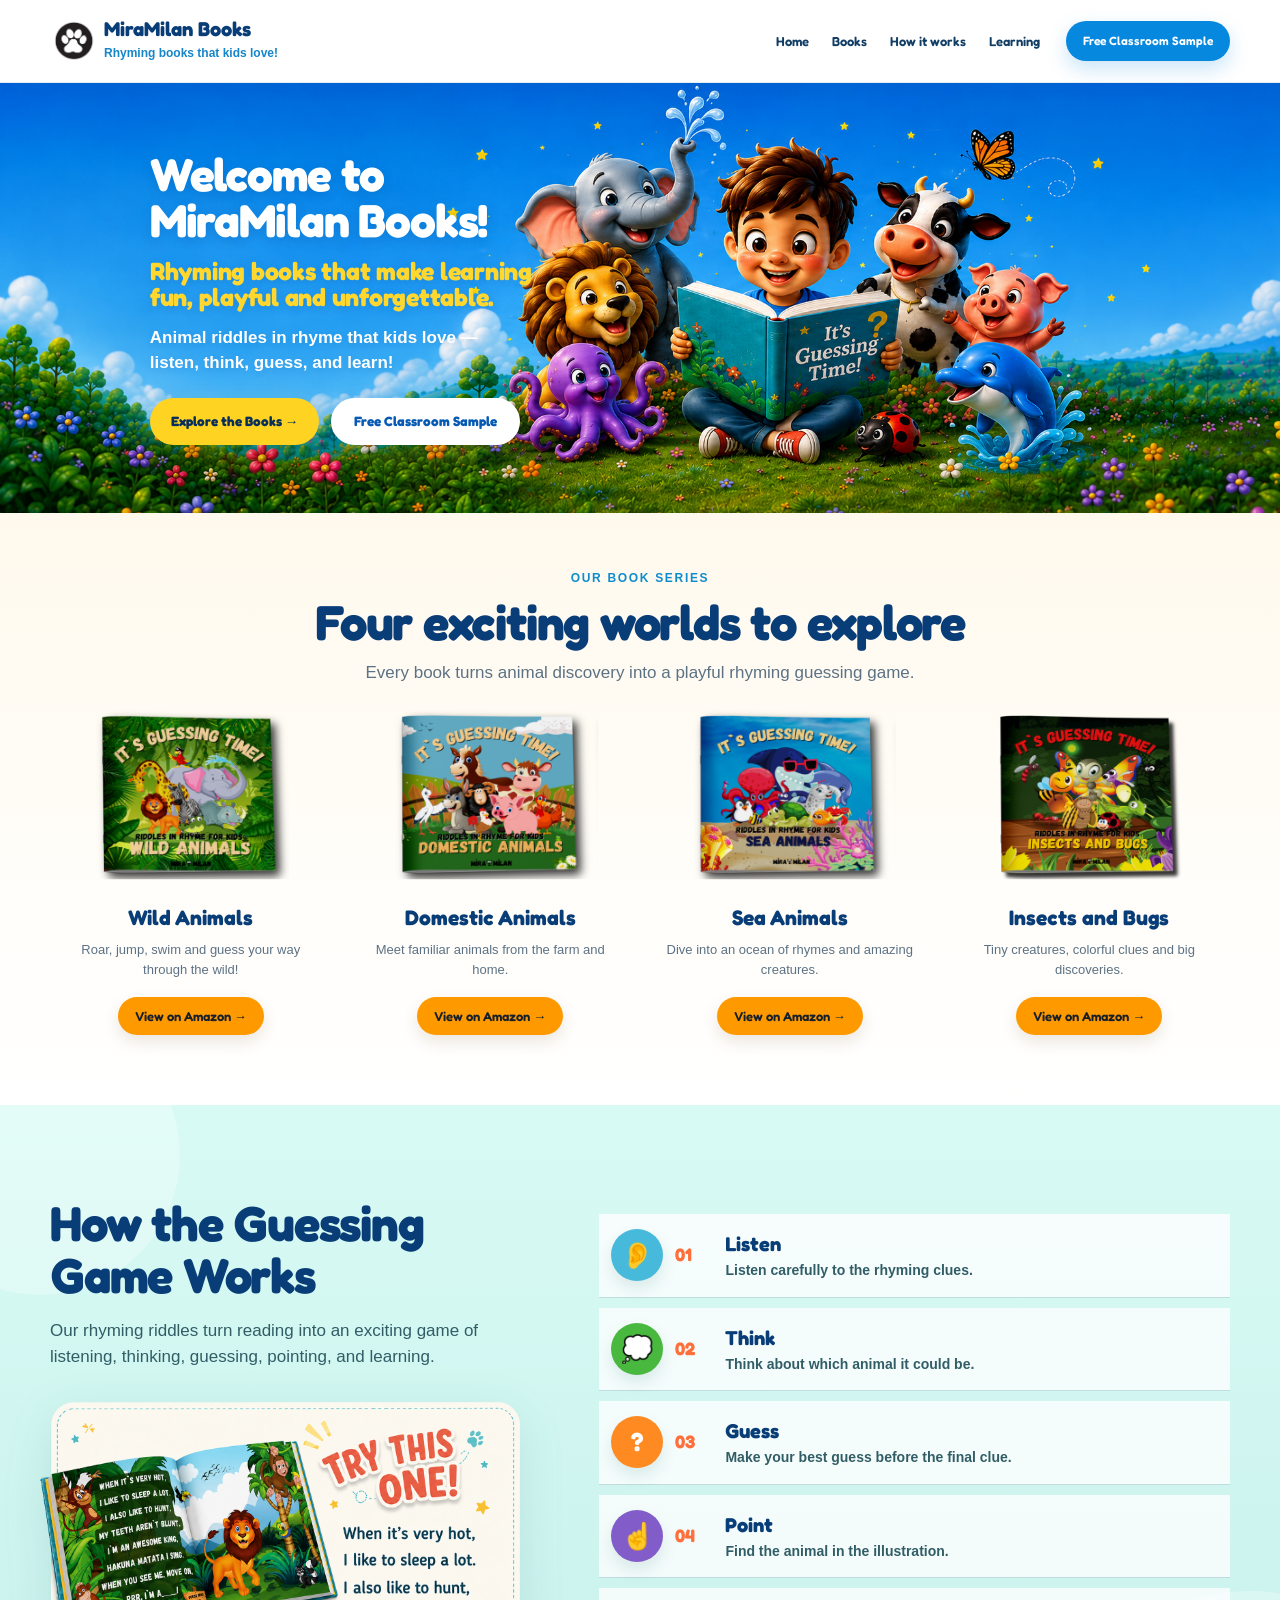
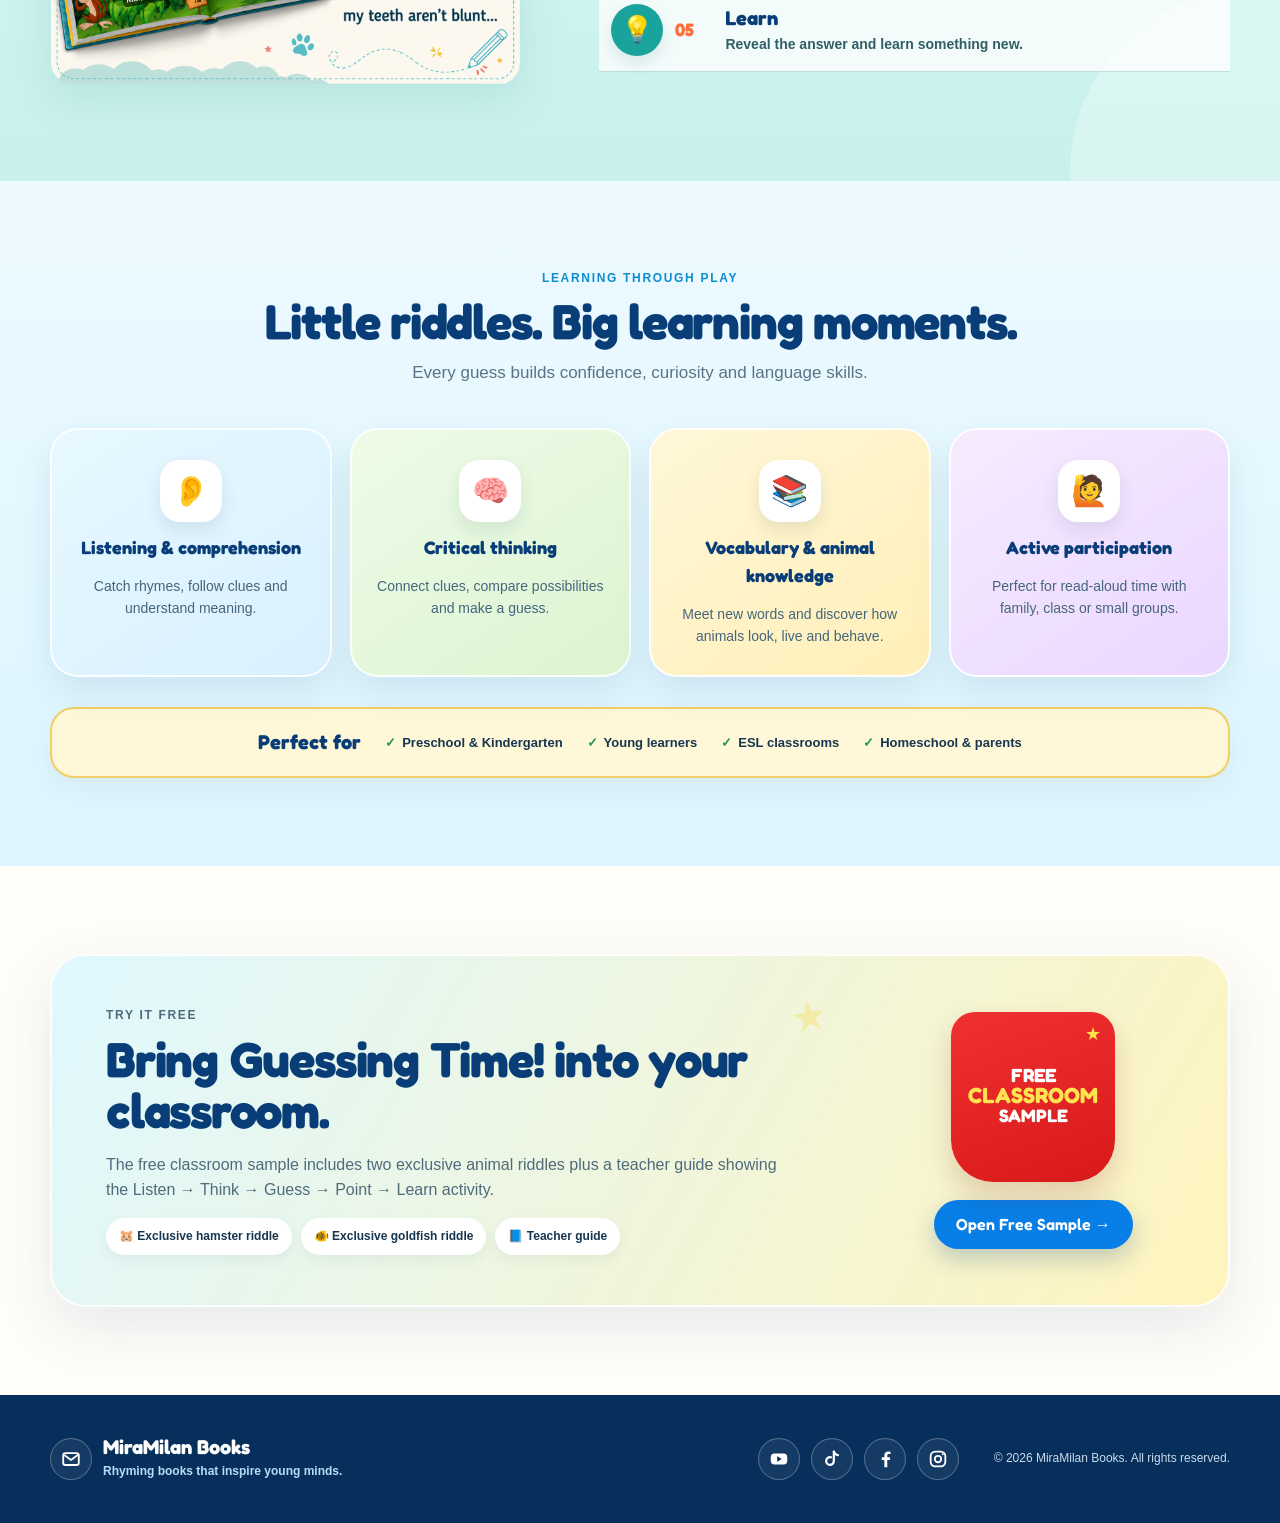
<file: index.html>
<!doctype html>
<html lang="en">
<head>
  <!-- Google tag (gtag.js) -->
  <script async src="https://www.googletagmanager.com/gtag/js?id=G-523008WXW7"></script>
  <script>
    window.dataLayer = window.dataLayer || [];
    function gtag(){dataLayer.push(arguments);}
    gtag('js', new Date());
    gtag('config', 'G-523008WXW7');
  </script>
  <meta charset="utf-8">
  <meta name="viewport" content="width=device-width, initial-scale=1">
  <title>Rhyming Books for Kids | It’s Guessing Time!</title>
  <meta name="description" content="Playful rhyming animal riddles for kids. Listen, think, guess, point and learn with the It's Guessing Time! book series from MiraMilan Books.">
  <meta name="theme-color" content="#0b78d0">
  <meta property="og:title" content="It’s Guessing Time! | MiraMilan Books">
  <meta property="og:description" content="Rhyming animal riddles that turn reading time into a playful guessing game.">
  <link rel="preconnect" href="https://fonts.googleapis.com">
  <link rel="preconnect" href="https://fonts.gstatic.com" crossorigin>
  <link href="https://fonts.googleapis.com/css2?family=Fredoka:wght@500;600;700&display=swap" rel="stylesheet">
  <link rel="stylesheet" href="styles.css">
  <style>
    .hero{min-height:0;height:clamp(430px,31vw,550px);background-color:#078fe3;background-image:url("hero-welcome-final.png");background-size:110%;background-position:0% 20%;background-repeat:no-repeat;overflow:hidden}
    .hero-overlay{background:transparent}
    .hero-content{min-height:100%;height:100%;align-items:center;width:100%;max-width:none;margin:0;padding-left:clamp(148px,11.7vw,202px);padding-right:24px}
    .hero-copy{width:min(492px,33vw);padding:18px 0;transform:none}
    .hero h1{font-family:"Fredoka","Trebuchet MS",Arial,sans-serif;font-size:clamp(46px,3.6vw,60px);font-weight:700;line-height:1;margin:0;color:#fff;letter-spacing:-.025em;text-shadow:0 3px 12px rgba(0,55,120,.18)}
    .hero h2{font-family:"Fredoka","Trebuchet MS",Arial,sans-serif;font-size:clamp(24px,1.95vw,32px);font-weight:700;line-height:1.08;color:#ffd72e;margin:14px 0 15px;letter-spacing:-.01em;text-shadow:0 2px 8px rgba(0,55,120,.15)}
    .hero-text{font-size:17px;font-weight:700;line-height:1.45;max-width:440px;color:#fff;margin:0;text-shadow:0 2px 6px rgba(0,55,120,.12)}
    .hero-actions{margin:22px 0 0;gap:12px}
    .hero .button{font-family:"Fredoka","Trebuchet MS",Arial,sans-serif;font-size:13.5px;font-weight:700;min-height:47px;padding:11px 21px}
    .hero .primary{background:#ffd322;color:#082f5b;box-shadow:0 10px 24px rgba(82,75,0,.18)}
    .hero .glass{background:#fff;color:#075ab4;border:2px solid #fff;backdrop-filter:none;box-shadow:0 8px 20px rgba(0,62,130,.12)}
    .site-header .brand{gap:6px}
    .header-logo-link{display:block;flex:0 0 48px;line-height:0;border-radius:50%;cursor:pointer}
    .header-logo-link:focus-visible{outline:3px solid #ffd322;outline-offset:3px}
    .header-logo{display:block;width:48px;height:48px;object-fit:contain;flex:0 0 48px}
    .brand-home{display:block;color:inherit;text-decoration:none}
    .playful-steps{gap:10px}
    .playful-steps article{grid-template-columns:64px 50px 1fr;padding:15px 12px;background:rgba(255,255,255,.78)}
    .playful-steps .step-icon{width:52px;height:52px;font-size:26px}
    .playful-steps i{font-size:18px;font-weight:700}
    .playful-steps b{font-size:20px;font-weight:700}
    .playful-steps p{font-size:14px;font-weight:600;line-height:1.4}
    .footer-mail-icon{flex:0 0 42px}
    .how-scene.riddle-art-card{display:block;min-height:0;padding:0;border:0;background:transparent;box-shadow:none;border-radius:0;overflow:visible}
    .try-this-one-art{display:block;width:100%;height:auto;border-radius:0;box-shadow:none;filter:drop-shadow(0 12px 22px rgba(25,105,117,.12));transform:translateX(-18px)}
    @media(min-width:1001px){
      .books.section{padding:56px 0 70px}
      .books .section-head{margin-bottom:4px}
      .books .book-grid{margin-top:0}
      .books .cover-link{height:208px;max-width:345px;overflow:visible}
      .books .book-cover-image{max-height:none;height:828px;width:auto;transform:translateX(10px) scale(1.2);transform-origin:center center}
      .books .cover-link:hover .book-cover-image{transform:translateX(10px) translateY(-6px) scale(1.212)}
      .books .book-card h3{margin:4px 0 5px}
    }
    @media(max-width:1000px){.hero{height:520px;background-position:57% center}.hero-content{width:min(1180px,calc(100% - 38px));max-width:1180px;margin:auto;padding-left:0;padding-right:0}.hero-copy{width:44%;max-width:440px;transform:none}.hero h1{font-size:46px}.hero h2{font-size:26px}.hero-text{font-size:16px}.hero-overlay{background:linear-gradient(90deg,rgba(0,106,205,.16),rgba(0,106,205,.03) 48%,transparent 68%)}}
    @media(max-width:680px){.hero{height:620px;background-size:auto 100%;background-position:62% center}.hero-overlay{background:linear-gradient(180deg,rgba(0,93,181,.82) 0%,rgba(0,93,181,.67) 48%,rgba(0,93,181,.22) 75%,transparent 100%)}.hero-content{align-items:flex-start}.hero-copy{width:100%;max-width:390px;padding-top:58px}.hero h1{font-size:42px}.hero h2{font-size:26px}.hero-text{font-size:16px}.hero-actions .button{width:auto;max-width:none}.site-header .brand{gap:5px}.header-logo-link{flex-basis:42px}.header-logo{width:42px;height:42px;flex-basis:42px}.try-this-one-art{transform:translateX(-8px)}.books.section{padding:52px 0 50px}.books .section-head{margin-bottom:18px}.books .book-grid{grid-template-columns:1fr 1fr;gap:12px 8px;margin-top:0}.books .book-card{max-width:none}.books .cover-link{height:160px;max-width:none}.books .book-card h3{margin:3px 0 5px;font-size:18px}.books .book-card p{display:none}.books .book-buy{margin-top:7px;padding:8px 12px;font-size:12px}.playful-steps article{grid-template-columns:54px 42px 1fr;padding:12px 6px}.playful-steps .step-icon{width:44px;height:44px;font-size:22px}.playful-steps b{font-size:18px}.playful-steps p{font-size:13px}}
  </style>
</head>
<body>
<a class="skip-link" href="#main">Skip to content</a>
<header class="site-header">
  <div class="wrap nav-wrap">
    <div class="brand">
      <a class="header-logo-link" href="https://www.amazon.com/dp/B0CFTQTJS8?binding=kindle_edition&amp;ref_=ast_author_bsi" target="_blank" rel="noopener noreferrer" aria-label="View the It's Guessing Time! book series on Amazon" title="View the It's Guessing Time! series on Amazon">
        <img class="header-logo" src="miramilan-logo.png.png" alt="MiraMilan Books logo">
      </a>
      <a class="brand-home" href="#top" aria-label="MiraMilan Books home"><span><strong>MiraMilan Books</strong><small>Rhyming books that kids love!</small></span></a>
    </div>
    <nav aria-label="Primary navigation">
      <a href="#top">Home</a><a href="#books">Books</a><a href="#how">How it works</a><a href="#learning">Learning</a>
    </nav>
    <a class="nav-cta" href="#sample">Free Classroom Sample</a>
  </div>
</header>

<main id="main">
<section class="hero" id="top">
  <div class="hero-overlay"></div>
  <div class="wrap hero-content">
    <div class="hero-copy">
      <h1>Welcome to<br>MiraMilan Books!</h1>
      <h2>Rhyming books that make learning fun, playful and unforgettable.</h2>
      <p class="hero-text">Animal riddles in rhyme that kids love —<br>listen, think, guess, and learn!</p>
      <div class="hero-actions">
        <a class="button primary" href="#books">Explore the Books →</a>
        <a class="button glass" href="#sample">Free Classroom Sample</a>
      </div>
    </div>
  </div>
</section>

<section class="books section" id="books">
  <div class="wrap">
    <div class="section-head"><p>OUR BOOK SERIES</p><h2>Four exciting worlds to explore</h2><span>Every book turns animal discovery into a playful rhyming guessing game.</span></div>
    <div class="book-grid" id="book-grid"></div>
  </div>
</section>

<section class="how section" id="how">
  <div class="wrap how-playful">
    <div class="how-intro">
      <h2>How the Guessing Game Works</h2>
      <p class="lead">Our rhyming riddles turn reading into an exciting game of listening, thinking, guessing, pointing, and learning.</p>
      <div class="how-scene riddle-art-card" aria-label="Example animal riddle from It's Guessing Time!">
        <img class="try-this-one-art" src="try-this-one-final2.png" alt="Try This One lion riddle from MiraMilan Books">
      </div>
    </div>
    <div class="step-list playful-steps">
      <article><span class="step-icon listen" aria-hidden="true">👂</span><i>01</i><div><b>Listen</b><p>Listen carefully to the rhyming clues.</p></div></article>
      <article><span class="step-icon think" aria-hidden="true">💭</span><i>02</i><div><b>Think</b><p>Think about which animal it could be.</p></div></article>
      <article><span class="step-icon guess" aria-hidden="true">?</span><i>03</i><div><b>Guess</b><p>Make your best guess before the final clue.</p></div></article>
      <article><span class="step-icon point" aria-hidden="true">☝️</span><i>04</i><div><b>Point</b><p>Find the animal in the illustration.</p></div></article>
      <article><span class="step-icon learn" aria-hidden="true">💡</span><i>05</i><div><b>Learn</b><p>Reveal the answer and learn something new.</p></div></article>
    </div>
  </div>
</section>

<section class="learning section" id="learning">
  <div class="wrap">
    <div class="section-head"><p>LEARNING THROUGH PLAY</p><h2>Little riddles. Big learning moments.</h2><span>Every guess builds confidence, curiosity and language skills.</span></div>
    <div class="learning-grid">
      <article><span class="learning-icon" aria-hidden="true">👂</span><h3>Listening & comprehension</h3><p>Catch rhymes, follow clues and understand meaning.</p></article>
      <article><span class="learning-icon" aria-hidden="true">🧠</span><h3>Critical thinking</h3><p>Connect clues, compare possibilities and make a guess.</p></article>
      <article><span class="learning-icon" aria-hidden="true">📚</span><h3>Vocabulary & animal knowledge</h3><p>Meet new words and discover how animals look, live and behave.</p></article>
      <article><span class="learning-icon" aria-hidden="true">🙋</span><h3>Active participation</h3><p>Perfect for read-aloud time with family, class or small groups.</p></article>
    </div>
    <div class="perfect"><strong>Perfect for</strong><span>Preschool & Kindergarten</span><span>Young learners</span><span>ESL classrooms</span><span>Homeschool & parents</span></div>
  </div>
</section>

<section class="sample section" id="sample">
  <div class="wrap sample-box">
    <div>
      <p class="eyebrow">TRY IT FREE</p>
      <h2>Bring Guessing Time! into your classroom.</h2>
      <p>The free classroom sample includes two exclusive animal riddles plus a teacher guide showing the Listen → Think → Guess → Point → Learn activity.</p>
      <div class="sample-tags"><span>🐹 Exclusive hamster riddle</span><span>🐠 Exclusive goldfish riddle</span><span>📘 Teacher guide</span></div>
    </div>
    <div class="sample-action">
      <div class="sample-sheet"><small>FREE</small><b>CLASSROOM</b><strong>SAMPLE</strong><em>★</em></div>
      <a class="button primary" href="free-classroom-sample.pdf.pdf" target="_blank" rel="noopener">Open Free Sample →</a>
    </div>
  </div>
</section>
</main>

<footer>
  <div class="wrap footer-grid">
    <div class="brand footer-brand">
      <a class="social-icon footer-mail-icon" href="mailto:miramilanbooks@gmail.com" aria-label="Email MiraMilan Books" title="Email MiraMilan Books">
        <svg viewBox="0 0 24 24" aria-hidden="true"><rect x="3.5" y="5.5" width="17" height="13" rx="2.5" fill="none" stroke="currentColor" stroke-width="2"/><path d="M5 8l7 5 7-5" fill="none" stroke="currentColor" stroke-width="2" stroke-linecap="round" stroke-linejoin="round"/></svg>
      </a>
      <span><strong>MiraMilan Books</strong><small>Rhyming books that inspire young minds.</small></span>
    </div>
    <div class="social-links" aria-label="MiraMilan Books social media">
      <a class="social-icon" href="https://www.youtube.com/@MiraMilanKidsSongs/shorts" target="_blank" rel="noopener noreferrer" aria-label="YouTube" title="YouTube">
        <svg viewBox="0 0 24 24" aria-hidden="true"><rect x="3" y="6" width="18" height="12" rx="4" fill="currentColor"/><path d="M10 9l5 3-5 3z" fill="#072f5b"/></svg>
      </a>
      <a class="social-icon" href="https://www.tiktok.com/@miramilan_kids_songs" target="_blank" rel="noopener noreferrer" aria-label="TikTok" title="TikTok">
        <svg viewBox="0 0 24 24" aria-hidden="true"><path d="M14 4v10.2a4.2 4.2 0 1 1-3.1-4.05" fill="none" stroke="currentColor" stroke-width="2.4" stroke-linecap="round"/><path d="M14 4c.8 2.3 2.2 3.5 4.5 3.8" fill="none" stroke="currentColor" stroke-width="2.4" stroke-linecap="round"/></svg>
      </a>
      <a class="social-icon" href="https://www.facebook.com/people/Mira-Milan-Books/61555960477186/" target="_blank" rel="noopener noreferrer" aria-label="Facebook" title="Facebook">
        <svg viewBox="0 0 24 24" aria-hidden="true"><path d="M14.5 21v-8h2.7l.4-3h-3.1V8.1c0-.9.3-1.5 1.6-1.5H18V4a25 25 0 0 0-2.5-.1c-2.5 0-4.2 1.5-4.2 4.3V10H8.5v3h2.8v8z" fill="currentColor"/></svg>
      </a>
      <a class="social-icon" href="https://www.instagram.com/miramilan_kids_songs_books/" target="_blank" rel="noopener noreferrer" aria-label="Instagram" title="Instagram">
        <svg viewBox="0 0 24 24" aria-hidden="true"><rect x="4" y="4" width="16" height="16" rx="5" fill="none" stroke="currentColor" stroke-width="2"/><circle cx="12" cy="12" r="3.5" fill="none" stroke="currentColor" stroke-width="2"/><circle cx="17.2" cy="6.8" r="1.1" fill="currentColor"/></svg>
      </a>
    </div>
    <p>© <span id="year"></span> MiraMilan Books. All rights reserved.</p>
  </div>
</footer>
<script src="script.js"></script>
</body>
</html>
</file>
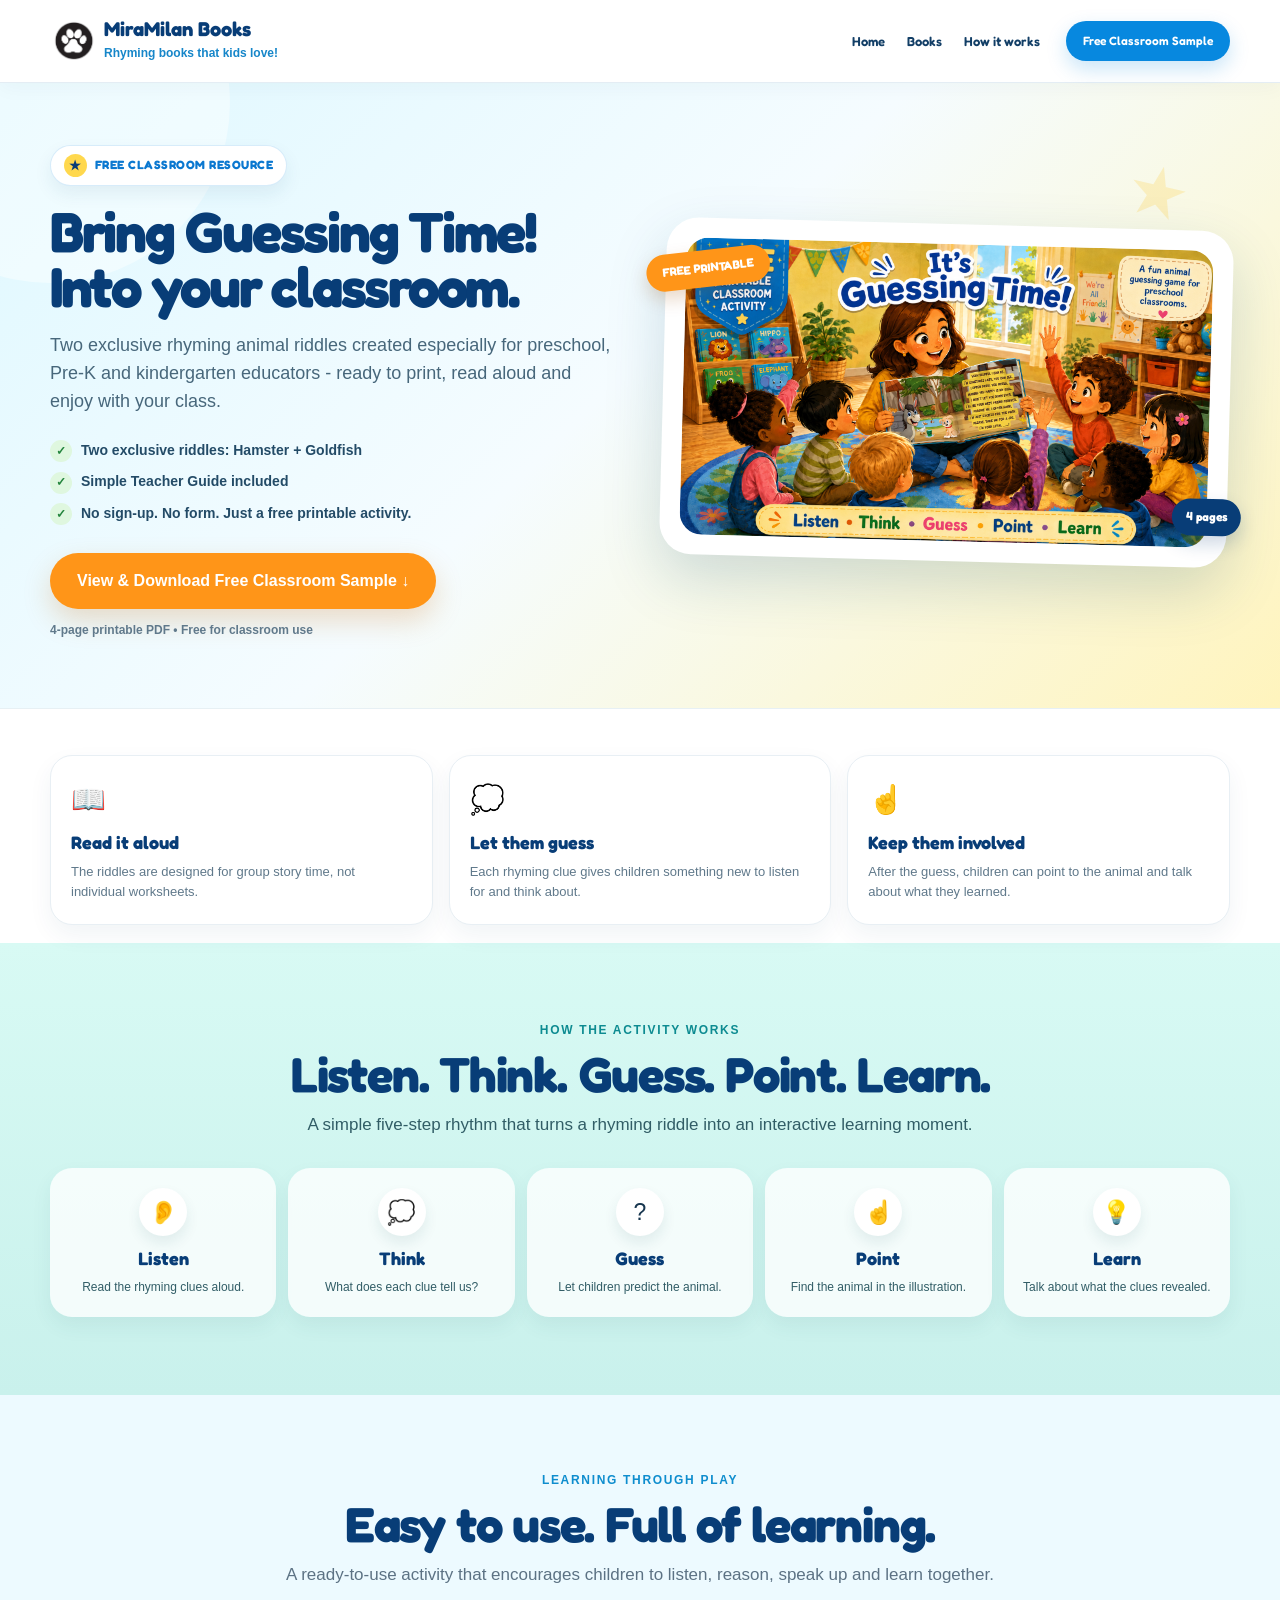
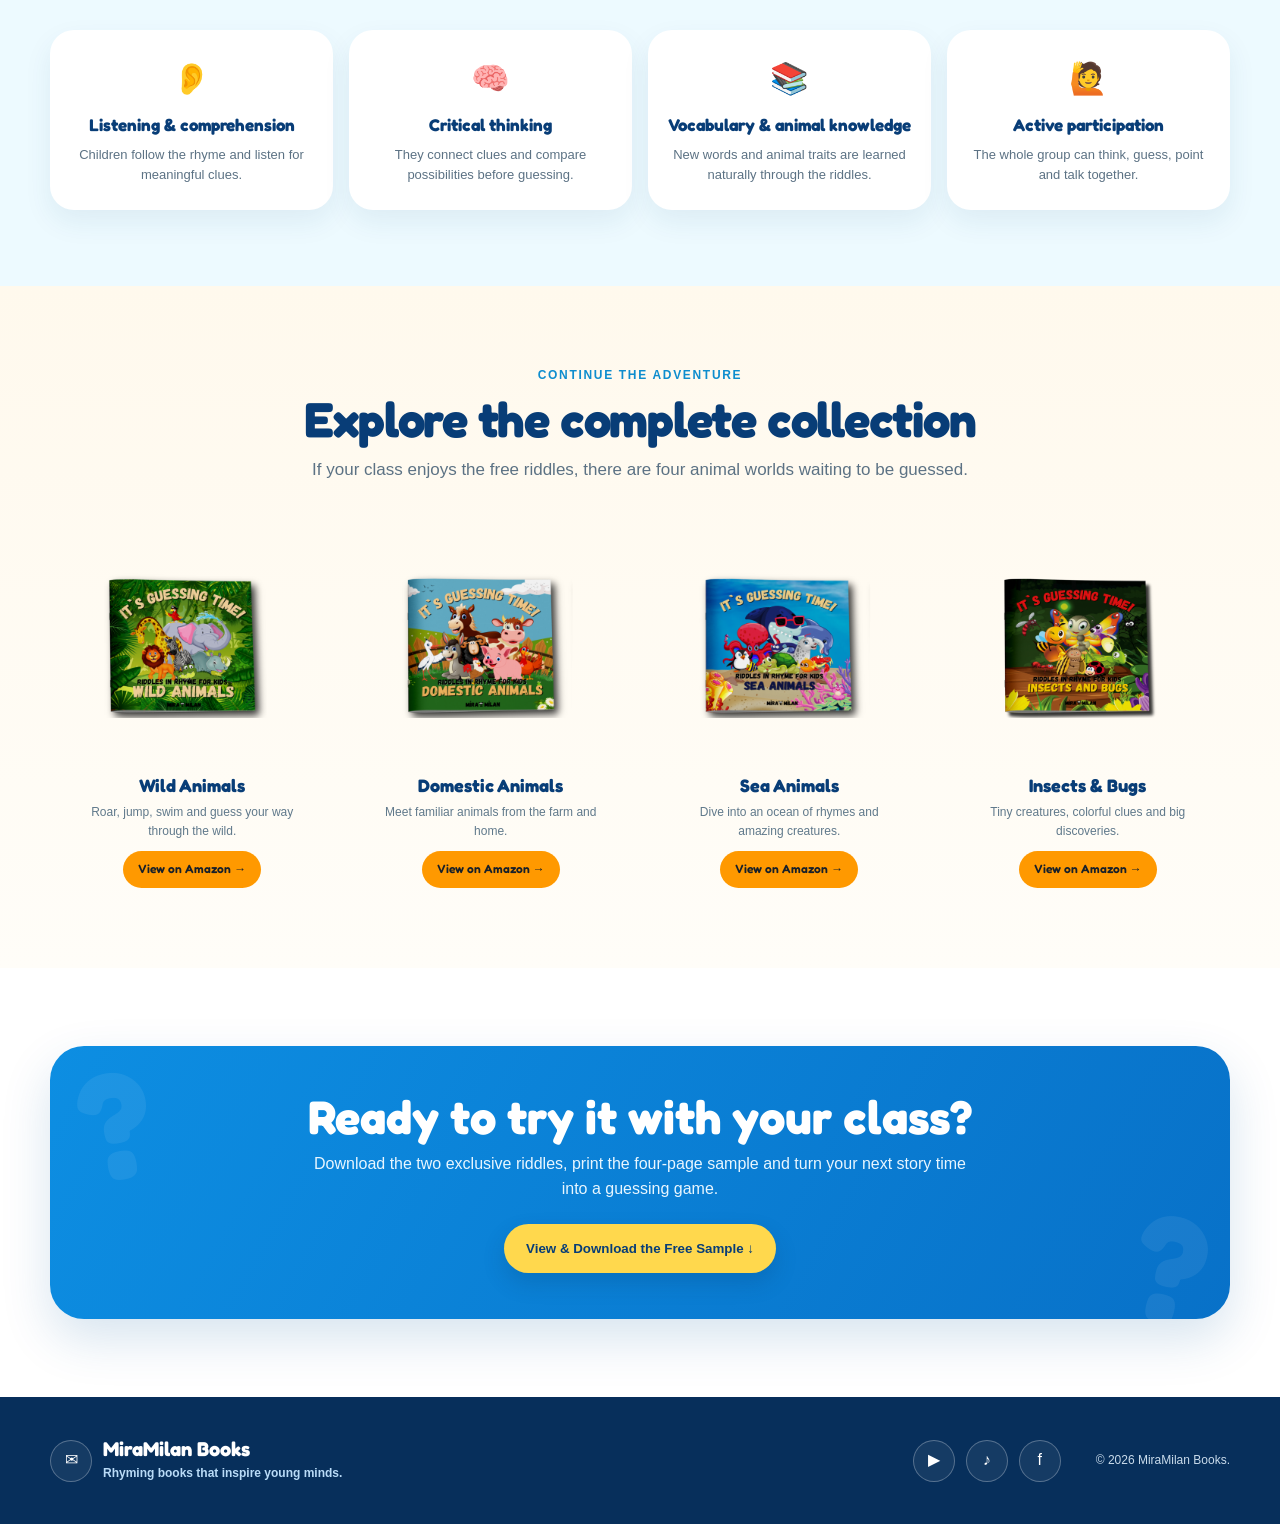
<file: classroom-a/index.html>
<!doctype html>
<html lang="en">
<head>
  <meta charset="utf-8">
  <meta name="viewport" content="width=device-width, initial-scale=1">
  <title>Free Classroom Sample | It’s Guessing Time!</title>
  <meta name="description" content="Download a free printable classroom sample from It’s Guessing Time! with two exclusive rhyming animal riddles and a simple teacher guide.">
  <meta name="theme-color" content="#0788df">
  <meta property="og:title" content="Free Classroom Sample | It’s Guessing Time!">
  <meta property="og:description" content="Two exclusive rhyming animal riddles for Preschool, Pre-K and Kindergarten - free to download and use with your class.">
  <link rel="preconnect" href="https://fonts.googleapis.com">
  <link rel="preconnect" href="https://fonts.gstatic.com" crossorigin>
  <link href="https://fonts.googleapis.com/css2?family=Fredoka:wght@500;600;700&display=swap" rel="stylesheet">
  <link rel="stylesheet" href="/styles.css">
  <style>
    body{background:#fffdf9}
    .site-header .brand{gap:6px}
    .header-logo-link{display:block;flex:0 0 48px;line-height:0;border-radius:50%}
    .header-logo{display:block;width:48px;height:48px;object-fit:contain}
    .brand-home{display:block;color:inherit;text-decoration:none}
    .classroom-nav{display:flex;gap:22px;align-items:center}
    .classroom-nav a{text-decoration:none;font-family:"Fredoka","Trebuchet MS",Arial,sans-serif;font-size:13px;font-weight:600;color:#123e66}
    .classroom-nav a:hover{color:#0788df}

    .classroom-hero{position:relative;overflow:hidden;background:linear-gradient(135deg,#dff8ff 0%,#f5fcff 48%,#fff4bd 100%);padding:62px 0 68px;border-bottom:1px solid #e7f0f4}
    .classroom-hero:before{content:"";position:absolute;width:360px;height:360px;border-radius:50%;background:rgba(255,255,255,.42);left:-130px;top:-160px}
    .classroom-hero:after{content:"★";position:absolute;right:7%;top:9%;font-size:70px;color:rgba(255,190,0,.18);transform:rotate(13deg)}
    .classroom-hero-grid{position:relative;z-index:1;display:grid;grid-template-columns:1fr 1fr;gap:46px;align-items:center}
    .resource-badge{display:inline-flex;align-items:center;gap:8px;background:#fff;color:#0b78d0;border:1px solid rgba(7,136,223,.16);box-shadow:0 8px 18px rgba(20,75,110,.08);padding:8px 13px;border-radius:999px;font-family:"Fredoka","Trebuchet MS",Arial,sans-serif;font-size:12px;font-weight:700;letter-spacing:.04em}
    .resource-badge span{display:inline-grid;place-items:center;width:23px;height:23px;border-radius:50%;background:#ffd84d;color:#083d77;font-size:13px}
    .classroom-hero h1{font-family:"Fredoka","Trebuchet MS",Arial,sans-serif;font-size:clamp(43px,4.4vw,58px);line-height:.98;letter-spacing:-.04em;color:#083d77;margin:18px 0 18px}
    .classroom-hero .lead-copy{font-size:18px;line-height:1.55;color:#47677b;max-width:650px;margin:0 0 24px}
    .hero-points{display:grid;gap:9px;margin:0 0 28px;padding:0;list-style:none}
    .hero-points li{font-weight:800;color:#234b67;font-size:14px}
    .hero-points li:before{content:"✓";display:inline-grid;place-items:center;width:22px;height:22px;border-radius:50%;background:#dff7df;color:#23843c;margin-right:9px;font-size:12px}
    .download-main{background:#ff9518;color:#fff;font-size:16px;min-height:56px;padding:15px 27px;box-shadow:0 12px 28px rgba(202,105,0,.22)}
    .download-main:hover{background:#ef8510}
    .sample-open{border:0;cursor:pointer;font-family:inherit}
    .friction-note{display:block;margin-top:12px;color:#60798b;font-size:12px;font-weight:700}

    .sample-preview{position:relative;max-width:570px;margin-left:auto}
    .sample-card{position:relative;background:#fff;border-radius:32px;padding:18px;box-shadow:0 24px 58px rgba(19,76,109,.18);transform:rotate(1.5deg);border:2px solid rgba(255,255,255,.92)}
    .sample-card img{display:block;width:100%;height:auto;border:0;border-radius:22px;background:#fff}
    .sample-card:before{content:"FREE PRINTABLE";position:absolute;z-index:2;left:-22px;top:30px;background:#ff9518;color:#fff;padding:9px 16px;border-radius:999px;font-family:"Fredoka","Trebuchet MS",Arial,sans-serif;font-size:12px;font-weight:700;box-shadow:0 8px 18px rgba(153,78,0,.22);transform:rotate(-8deg)}
    .sample-card:after{content:"4 pages";position:absolute;right:-16px;bottom:30px;background:#083d77;color:#fff;padding:9px 14px;border-radius:999px;font-family:"Fredoka","Trebuchet MS",Arial,sans-serif;font-size:12px;font-weight:700;box-shadow:0 8px 18px rgba(8,61,119,.2)}

    .quick-value{padding:46px 0 18px;background:#fff}
    .value-strip{display:grid;grid-template-columns:repeat(3,1fr);gap:16px}
    .value-strip article{background:#fff;border:1px solid #e8eff4;border-radius:22px;padding:22px 20px;box-shadow:0 10px 25px rgba(25,72,104,.06)}
    .value-strip b{display:block;font-family:"Fredoka","Trebuchet MS",Arial,sans-serif;color:#083d77;font-size:18px;margin-bottom:5px}
    .value-strip p{margin:0;color:#60798b;font-size:13px}
    .value-icon{font-size:28px;margin-bottom:8px;display:block}

    .classroom-how{padding:78px 0;background:linear-gradient(180deg,#d8faf4,#c9f1ec)}
    .classroom-how .section-head{margin-bottom:30px}
    .classroom-how .section-head p{color:#0d8b91}
    .classroom-how .section-head span{color:#315d66}
    .classroom-steps{display:grid;grid-template-columns:repeat(5,1fr);gap:12px}
    .classroom-steps article{background:rgba(255,255,255,.78);border-radius:22px;padding:20px 14px;text-align:center;box-shadow:0 9px 20px rgba(27,92,97,.07)}
    .classroom-steps i{display:grid;place-items:center;width:48px;height:48px;border-radius:50%;margin:0 auto 9px;background:#fff;font-style:normal;font-size:23px;box-shadow:0 7px 14px rgba(25,80,90,.09)}
    .classroom-steps b{display:block;font-family:"Fredoka","Trebuchet MS",Arial,sans-serif;color:#083d77;font-size:18px}
    .classroom-steps p{font-size:12px;color:#315d66;margin:5px 0 0}

    .teacher-benefits{padding:76px 0;background:#edfaff}
    .benefit-grid{display:grid;grid-template-columns:repeat(4,1fr);gap:16px}
    .benefit-grid article{background:#fff;border-radius:24px;padding:25px 20px;text-align:center;box-shadow:0 12px 28px rgba(21,77,112,.08)}
    .benefit-grid span{font-size:31px}
    .benefit-grid h3{font-family:"Fredoka","Trebuchet MS",Arial,sans-serif;font-size:17px;color:#083d77;margin:9px 0 6px}
    .benefit-grid p{font-size:13px;color:#5c7284;margin:0}

    .collection{padding:80px 0;background:linear-gradient(180deg,#fff9ed,#fffdf8)}
    .classroom-books{display:grid;grid-template-columns:repeat(4,1fr);gap:14px;align-items:start;margin-top:8px}
    .classroom-book{text-align:center}
    .classroom-book img{display:block;width:100%;max-width:285px;height:240px;object-fit:contain;margin:0 auto;transition:.2s}
    .classroom-book a:hover img{transform:translateY(-5px)}
    .classroom-book h3{font-family:"Fredoka","Trebuchet MS",Arial,sans-serif;color:#083d77;font-size:18px;margin:7px 0 3px}
    .classroom-book p{color:#60798b;font-size:12px;min-height:38px;margin:0 auto 10px;max-width:220px}
    .amazon-link{display:inline-flex;background:#ff9900;color:#17202a;text-decoration:none;border-radius:999px;padding:9px 15px;font-family:"Fredoka","Trebuchet MS",Arial,sans-serif;font-size:12px;font-weight:600}

    .final-download{padding:78px 0;background:#fff}
    .final-box{background:linear-gradient(120deg,#0d8ee2,#0871c8);border-radius:34px;padding:46px 42px;text-align:center;color:#fff;box-shadow:0 20px 50px rgba(5,88,157,.16);position:relative;overflow:hidden}
    .final-box:before,.final-box:after{content:"?";position:absolute;font-family:"Fredoka","Trebuchet MS",Arial,sans-serif;font-size:150px;font-weight:700;color:rgba(255,255,255,.07)}
    .final-box:before{left:30px;top:-38px;transform:rotate(-10deg)}
    .final-box:after{right:25px;bottom:-65px;transform:rotate(13deg)}
    .final-box h2{position:relative;z-index:1;font-family:"Fredoka","Trebuchet MS",Arial,sans-serif;font-size:clamp(32px,4vw,47px);line-height:1.05;margin:0 0 11px}
    .final-box p{position:relative;z-index:1;margin:0 auto 22px;max-width:680px;color:#e8f6ff}
    .final-box .button{position:relative;z-index:1;background:#ffd84d;color:#083d77;box-shadow:0 10px 22px rgba(1,50,90,.18)}

    .variant-note{display:none}
    @media(min-width:901px){.classroom-hero h1{white-space:nowrap}}
    @media(max-width:900px){
      .classroom-nav{display:none}
      .classroom-hero-grid{grid-template-columns:1fr;gap:38px}
      .sample-preview{margin:0 auto;max-width:460px}
      .value-strip{grid-template-columns:1fr}
      .classroom-steps{grid-template-columns:repeat(2,1fr)}
      .classroom-steps article:last-child{grid-column:1 / -1}
      .benefit-grid{grid-template-columns:repeat(2,1fr)}
      .classroom-books{grid-template-columns:repeat(2,1fr)}
    }
    @media(max-width:620px){
      .nav-cta{display:none}
      .header-logo-link{flex-basis:42px}.header-logo{width:42px;height:42px}
      .classroom-hero{padding:42px 0 50px}
      .classroom-hero h1{font-size:42px}
      .classroom-hero .lead-copy{font-size:16px}
      .sample-card{padding:12px;border-radius:24px;transform:none}
      .sample-card img{border-radius:16px}
      .sample-card:before{left:-7px;top:18px;font-size:10px;padding:7px 11px}
      .sample-card:after{right:-4px;bottom:18px}
      .classroom-steps{grid-template-columns:1fr}
      .classroom-steps article:last-child{grid-column:auto}
      .benefit-grid{grid-template-columns:1fr}
      .collection{padding:52px 0 50px}
      .collection .section-head{margin-bottom:18px}
      .classroom-books{grid-template-columns:1fr 1fr;gap:12px 8px;margin-top:0}
      .classroom-book img{height:160px}
      .classroom-book h3{margin:3px 0 5px}
      .classroom-book p{display:none}
      .final-box{padding:38px 22px}
      .footer-grid{grid-template-columns:1fr;text-align:center}
    }
  </style>
</head>
<body data-campaign-variant="A">
<a class="skip-link" href="#main">Skip to content</a>
<header class="site-header">
  <div class="wrap nav-wrap">
    <div class="brand">
      <a class="header-logo-link" href="/" aria-label="MiraMilan Books home"><img class="header-logo" src="/miramilan-logo.png.png" alt="MiraMilan Books logo"></a>
      <a class="brand-home" href="/" aria-label="MiraMilan Books home"><span><strong>MiraMilan Books</strong><small>Rhyming books that kids love!</small></span></a>
    </div>
    <nav class="classroom-nav" aria-label="Primary navigation"><a href="/">Home</a><a href="#books">Books</a><a href="#how">How it works</a></nav>
    <a class="nav-cta" href="#final-download">Free Classroom Sample</a>
  </div>
</header>

<main id="main">
  <section class="classroom-hero" id="download">
    <div class="wrap classroom-hero-grid">
      <div>
        <div class="resource-badge"><span>★</span> FREE CLASSROOM RESOURCE</div>
        <h1>Bring Guessing Time!<br>Into your classroom.</h1>
        <p class="lead-copy">Two exclusive rhyming animal riddles created especially for preschool, Pre-K and kindergarten educators - ready to print, read aloud and enjoy with your class.</p>
        <ul class="hero-points">
          <li>Two exclusive riddles: Hamster + Goldfish</li>
          <li>Simple Teacher Guide included</li>
          <li>No sign-up. No form. Just a free printable activity.</li>
        </ul>
        <button class="button download-main sample-open" type="button" data-sample-open data-download-variant="A" data-download-location="hero">View &amp; Download Free Classroom Sample ↓</button>
        <span class="friction-note">4-page printable PDF • Free for classroom use</span>
      </div>
      <div class="sample-preview" aria-label="Preview of the free classroom sample">
        <div class="sample-card"><img src="/email-c-classroom-activity-hd-v2.jpg.png" alt="Preview of the free printable classroom animal guessing activity" width="560" height="315" decoding="async"></div>
      </div>
    </div>
  </section>

  <section class="quick-value">
    <div class="wrap value-strip">
      <article><span class="value-icon">📖</span><b>Read it aloud</b><p>The riddles are designed for group story time, not individual worksheets.</p></article>
      <article><span class="value-icon">💭</span><b>Let them guess</b><p>Each rhyming clue gives children something new to listen for and think about.</p></article>
      <article><span class="value-icon">☝️</span><b>Keep them involved</b><p>After the guess, children can point to the animal and talk about what they learned.</p></article>
    </div>
  </section>

  <section class="classroom-how" id="how">
    <div class="wrap">
      <div class="section-head"><p>HOW THE ACTIVITY WORKS</p><h2>Listen. Think. Guess. Point. Learn.</h2><span>A simple five-step rhythm that turns a rhyming riddle into an interactive learning moment.</span></div>
      <div class="classroom-steps">
        <article><i>👂</i><b>Listen</b><p>Read the rhyming clues aloud.</p></article>
        <article><i>💭</i><b>Think</b><p>What does each clue tell us?</p></article>
        <article><i>?</i><b>Guess</b><p>Let children predict the animal.</p></article>
        <article><i>☝️</i><b>Point</b><p>Find the animal in the illustration.</p></article>
        <article><i>💡</i><b>Learn</b><p>Talk about what the clues revealed.</p></article>
      </div>
    </div>
  </section>

  <section class="teacher-benefits">
    <div class="wrap">
      <div class="section-head"><p>LEARNING THROUGH PLAY</p><h2>Easy to use. Full of learning.</h2><span>A ready-to-use activity that encourages children to listen, reason, speak up and learn together.</span></div>
      <div class="benefit-grid">
        <article><span>👂</span><h3>Listening &amp; comprehension</h3><p>Children follow the rhyme and listen for meaningful clues.</p></article>
        <article><span>🧠</span><h3>Critical thinking</h3><p>They connect clues and compare possibilities before guessing.</p></article>
        <article><span>📚</span><h3>Vocabulary &amp; animal knowledge</h3><p>New words and animal traits are learned naturally through the riddles.</p></article>
        <article><span>🙋</span><h3>Active participation</h3><p>The whole group can think, guess, point and talk together.</p></article>
      </div>
    </div>
  </section>

  <section class="collection" id="books">
    <div class="wrap">
      <div class="section-head"><p>CONTINUE THE ADVENTURE</p><h2>Explore the complete collection</h2><span>If your class enjoys the free riddles, there are four animal worlds waiting to be guessed.</span></div>
      <div class="classroom-books">
        <article class="classroom-book"><a href="https://www.amazon.com/gp/product/8690525009" target="_blank" rel="noopener noreferrer"><img src="/cover-wild-animals.png.png" alt="It's Guessing Time! Wild Animals book"></a><h3>Wild Animals</h3><p>Roar, jump, swim and guess your way through the wild.</p><a class="amazon-link" href="https://www.amazon.com/gp/product/8690525009" target="_blank" rel="noopener noreferrer">View on Amazon →</a></article>
        <article class="classroom-book"><a href="https://www.amazon.com/gp/product/8690525017" target="_blank" rel="noopener noreferrer"><img src="/cover-domestic-animals.png.png" alt="It's Guessing Time! Domestic Animals book"></a><h3>Domestic Animals</h3><p>Meet familiar animals from the farm and home.</p><a class="amazon-link" href="https://www.amazon.com/gp/product/8690525017" target="_blank" rel="noopener noreferrer">View on Amazon →</a></article>
        <article class="classroom-book"><a href="https://www.amazon.com/gp/product/B0CGL25866" target="_blank" rel="noopener noreferrer"><img src="/cover-sea-animals.png.png" alt="It's Guessing Time! Sea Animals book"></a><h3>Sea Animals</h3><p>Dive into an ocean of rhymes and amazing creatures.</p><a class="amazon-link" href="https://www.amazon.com/gp/product/B0CGL25866" target="_blank" rel="noopener noreferrer">View on Amazon →</a></article>
        <article class="classroom-book"><a href="https://www.amazon.com/gp/product/8690525033" target="_blank" rel="noopener noreferrer"><img src="/cover-insects-and-bugs.png.png" alt="It's Guessing Time! Insects and Bugs book"></a><h3>Insects &amp; Bugs</h3><p>Tiny creatures, colorful clues and big discoveries.</p><a class="amazon-link" href="https://www.amazon.com/gp/product/8690525033" target="_blank" rel="noopener noreferrer">View on Amazon →</a></article>
      </div>
    </div>
  </section>

  <section class="final-download" id="final-download">
    <div class="wrap">
      <div class="final-box">
        <h2>Ready to try it with your class?</h2>
        <p>Download the two exclusive riddles, print the four-page sample and turn your next story time into a guessing game.</p>
        <button class="button sample-open" type="button" data-sample-open data-download-variant="A" data-download-location="final">View &amp; Download the Free Sample ↓</button>
      </div>
    </div>
  </section>
</main>

<footer>
  <div class="wrap footer-grid">
    <div class="brand footer-brand"><a class="social-icon footer-mail-icon" href="mailto:miramilanbooks@gmail.com" aria-label="Email MiraMilan Books" title="Email MiraMilan Books">✉</a><span><strong>MiraMilan Books</strong><small>Rhyming books that inspire young minds.</small></span></div>
    <div class="social-links" aria-label="MiraMilan Books social media"><a class="social-icon" href="https://www.youtube.com/@MiraMilanKidsSongs/shorts" target="_blank" rel="noopener noreferrer" aria-label="YouTube">▶</a><a class="social-icon" href="https://www.tiktok.com/@miramilan_kids_songs" target="_blank" rel="noopener noreferrer" aria-label="TikTok">♪</a><a class="social-icon" href="https://www.facebook.com/people/Mira-Milan-Books/61555960477186/" target="_blank" rel="noopener noreferrer" aria-label="Facebook">f</a></div>
    <p>© <span id="year"></span> MiraMilan Books.</p>
  </div>
</footer>
<script>document.querySelector('#year').textContent=new Date().getFullYear();</script>
<script src="/analytics.js" defer></script>
<!-- Campaign variant A. Duplicate this page byte-for-byte for variant B except URL/variant markers after approval. -->
</body>
</html>
</file>
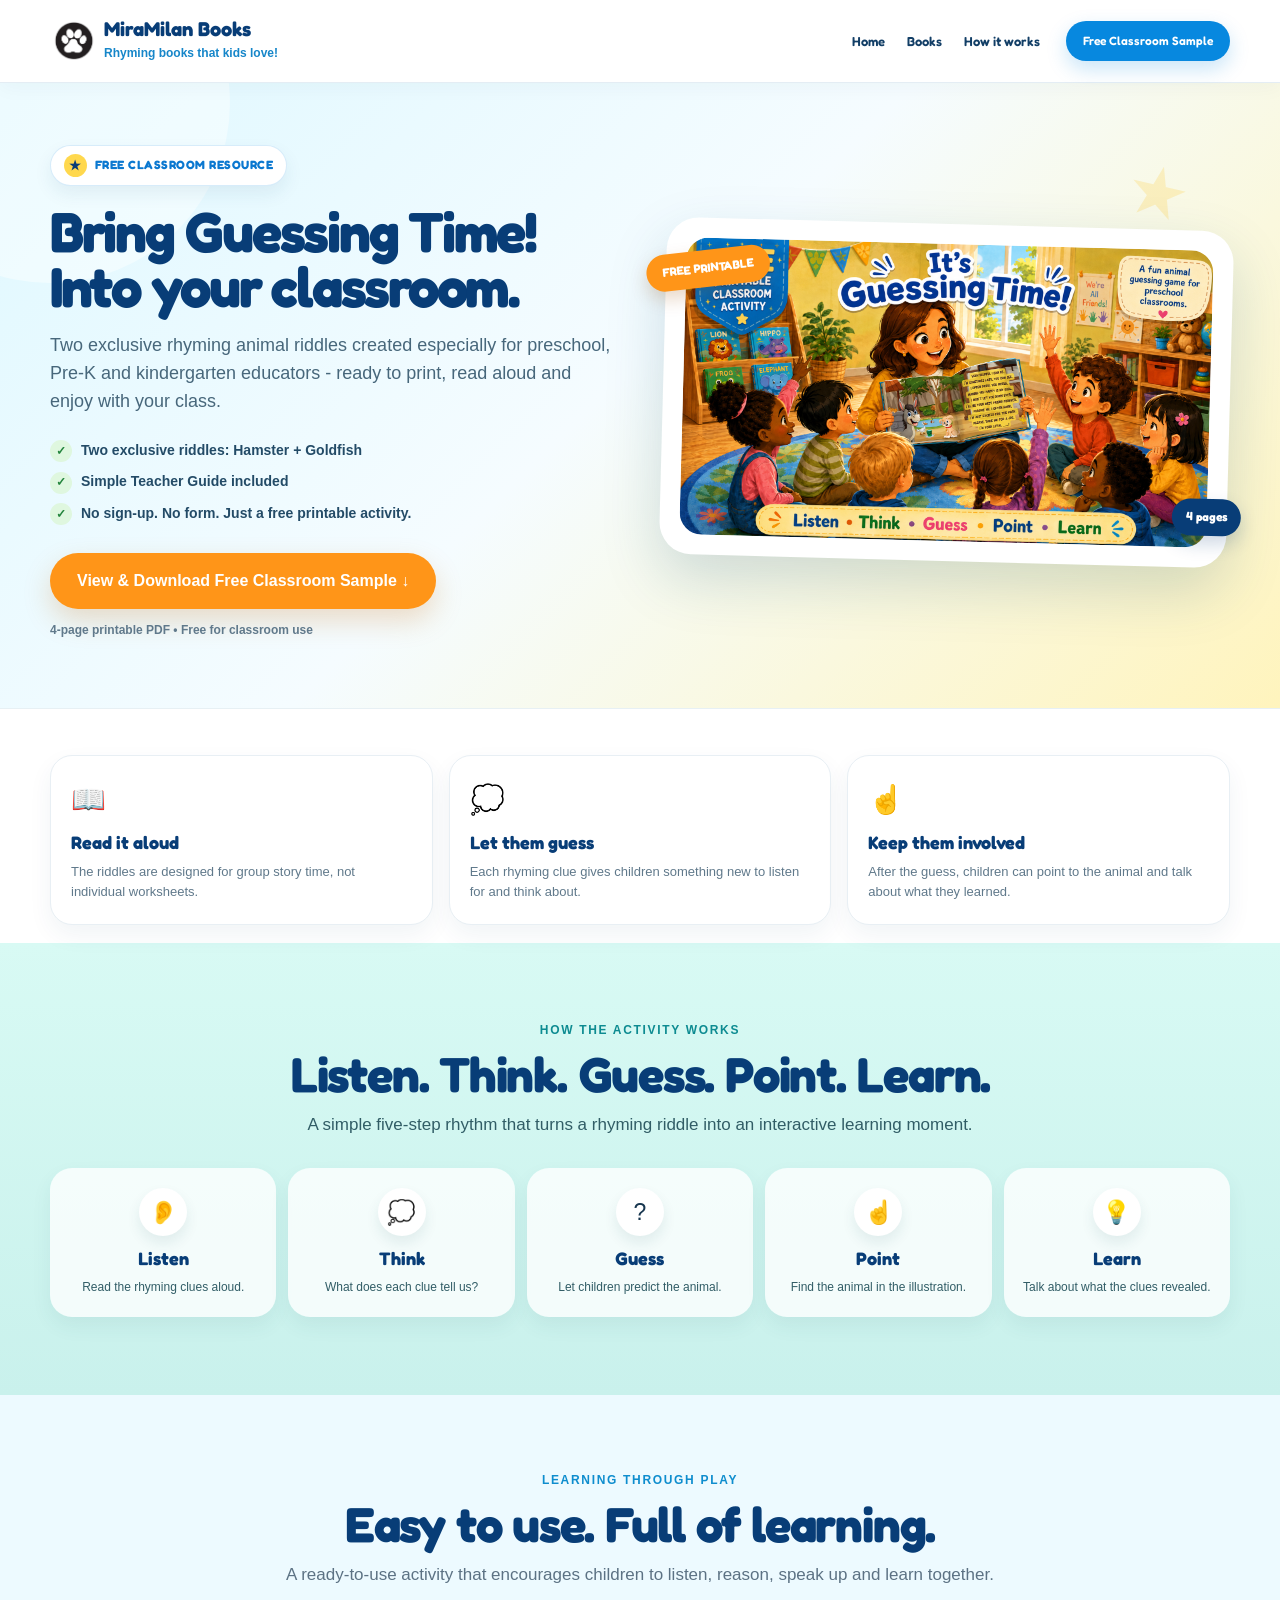
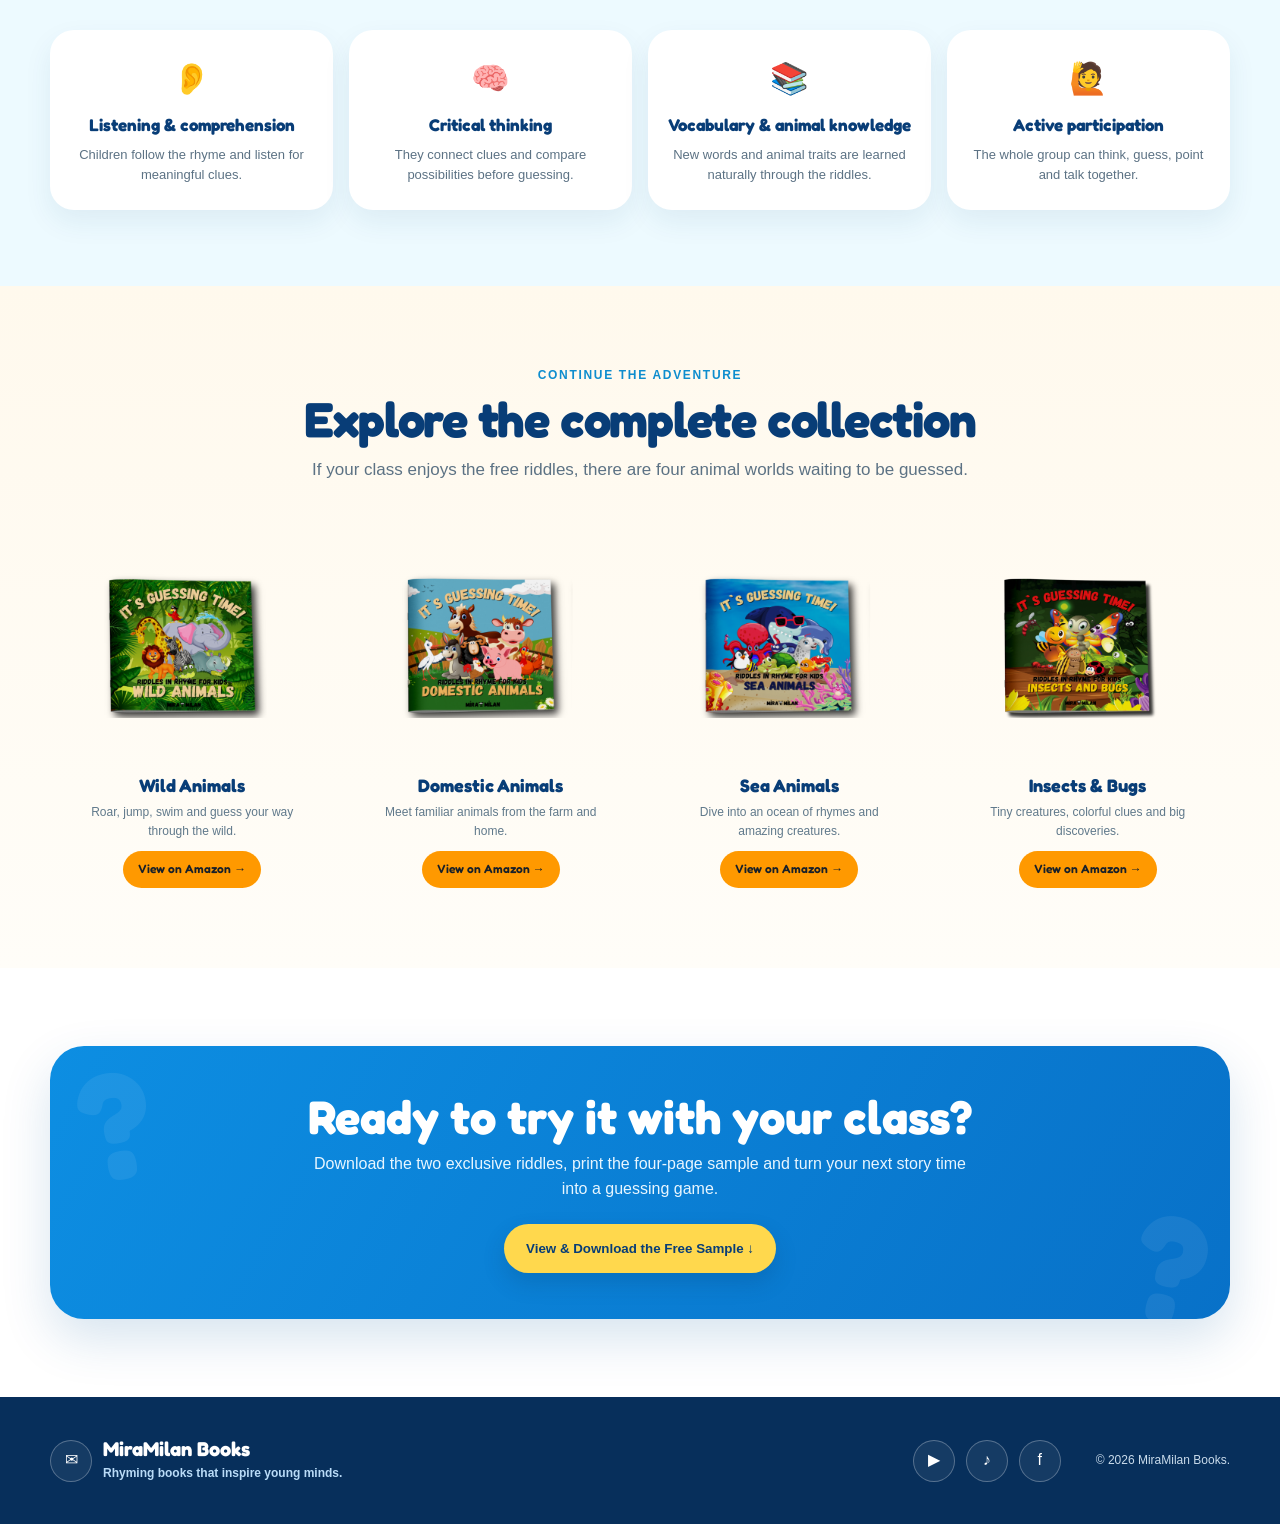
<file: classroom-b/index.html>
<!doctype html>
<html lang="en">
<head>
  <meta charset="utf-8">
  <meta name="viewport" content="width=device-width, initial-scale=1">
  <title>Free Classroom Sample | It’s Guessing Time!</title>
  <meta name="description" content="Download a free printable classroom sample from It’s Guessing Time! with two exclusive rhyming animal riddles and a simple teacher guide.">
  <meta name="theme-color" content="#0788df">
  <meta property="og:title" content="Free Classroom Sample | It’s Guessing Time!">
  <meta property="og:description" content="Two exclusive rhyming animal riddles for Preschool, Pre-K and Kindergarten - free to download and use with your class.">
  <link rel="preconnect" href="https://fonts.googleapis.com">
  <link rel="preconnect" href="https://fonts.gstatic.com" crossorigin>
  <link href="https://fonts.googleapis.com/css2?family=Fredoka:wght@500;600;700&display=swap" rel="stylesheet">
  <link rel="stylesheet" href="/styles.css">
  <style>
    body{background:#fffdf9}
    .site-header .brand{gap:6px}
    .header-logo-link{display:block;flex:0 0 48px;line-height:0;border-radius:50%}
    .header-logo{display:block;width:48px;height:48px;object-fit:contain}
    .brand-home{display:block;color:inherit;text-decoration:none}
    .classroom-nav{display:flex;gap:22px;align-items:center}
    .classroom-nav a{text-decoration:none;font-family:"Fredoka","Trebuchet MS",Arial,sans-serif;font-size:13px;font-weight:600;color:#123e66}
    .classroom-nav a:hover{color:#0788df}

    .classroom-hero{position:relative;overflow:hidden;background:linear-gradient(135deg,#dff8ff 0%,#f5fcff 48%,#fff4bd 100%);padding:62px 0 68px;border-bottom:1px solid #e7f0f4}
    .classroom-hero:before{content:"";position:absolute;width:360px;height:360px;border-radius:50%;background:rgba(255,255,255,.42);left:-130px;top:-160px}
    .classroom-hero:after{content:"★";position:absolute;right:7%;top:9%;font-size:70px;color:rgba(255,190,0,.18);transform:rotate(13deg)}
    .classroom-hero-grid{position:relative;z-index:1;display:grid;grid-template-columns:1fr 1fr;gap:46px;align-items:center}
    .resource-badge{display:inline-flex;align-items:center;gap:8px;background:#fff;color:#0b78d0;border:1px solid rgba(7,136,223,.16);box-shadow:0 8px 18px rgba(20,75,110,.08);padding:8px 13px;border-radius:999px;font-family:"Fredoka","Trebuchet MS",Arial,sans-serif;font-size:12px;font-weight:700;letter-spacing:.04em}
    .resource-badge span{display:inline-grid;place-items:center;width:23px;height:23px;border-radius:50%;background:#ffd84d;color:#083d77;font-size:13px}
    .classroom-hero h1{font-family:"Fredoka","Trebuchet MS",Arial,sans-serif;font-size:clamp(43px,4.4vw,58px);line-height:.98;letter-spacing:-.04em;color:#083d77;margin:18px 0 18px}
    .classroom-hero .lead-copy{font-size:18px;line-height:1.55;color:#47677b;max-width:650px;margin:0 0 24px}
    .hero-points{display:grid;gap:9px;margin:0 0 28px;padding:0;list-style:none}
    .hero-points li{font-weight:800;color:#234b67;font-size:14px}
    .hero-points li:before{content:"✓";display:inline-grid;place-items:center;width:22px;height:22px;border-radius:50%;background:#dff7df;color:#23843c;margin-right:9px;font-size:12px}
    .download-main{background:#ff9518;color:#fff;font-size:16px;min-height:56px;padding:15px 27px;box-shadow:0 12px 28px rgba(202,105,0,.22)}
    .download-main:hover{background:#ef8510}
    .sample-open{border:0;cursor:pointer;font-family:inherit}
    .friction-note{display:block;margin-top:12px;color:#60798b;font-size:12px;font-weight:700}

    .sample-preview{position:relative;max-width:570px;margin-left:auto}
    .sample-card{position:relative;background:#fff;border-radius:32px;padding:18px;box-shadow:0 24px 58px rgba(19,76,109,.18);transform:rotate(1.5deg);border:2px solid rgba(255,255,255,.92)}
    .sample-card img{display:block;width:100%;height:auto;border:0;border-radius:22px;background:#fff}
    .sample-card:before{content:"FREE PRINTABLE";position:absolute;z-index:2;left:-22px;top:30px;background:#ff9518;color:#fff;padding:9px 16px;border-radius:999px;font-family:"Fredoka","Trebuchet MS",Arial,sans-serif;font-size:12px;font-weight:700;box-shadow:0 8px 18px rgba(153,78,0,.22);transform:rotate(-8deg)}
    .sample-card:after{content:"4 pages";position:absolute;right:-16px;bottom:30px;background:#083d77;color:#fff;padding:9px 14px;border-radius:999px;font-family:"Fredoka","Trebuchet MS",Arial,sans-serif;font-size:12px;font-weight:700;box-shadow:0 8px 18px rgba(8,61,119,.2)}

    .quick-value{padding:46px 0 18px;background:#fff}
    .value-strip{display:grid;grid-template-columns:repeat(3,1fr);gap:16px}
    .value-strip article{background:#fff;border:1px solid #e8eff4;border-radius:22px;padding:22px 20px;box-shadow:0 10px 25px rgba(25,72,104,.06)}
    .value-strip b{display:block;font-family:"Fredoka","Trebuchet MS",Arial,sans-serif;color:#083d77;font-size:18px;margin-bottom:5px}
    .value-strip p{margin:0;color:#60798b;font-size:13px}
    .value-icon{font-size:28px;margin-bottom:8px;display:block}

    .classroom-how{padding:78px 0;background:linear-gradient(180deg,#d8faf4,#c9f1ec)}
    .classroom-how .section-head{margin-bottom:30px}
    .classroom-how .section-head p{color:#0d8b91}
    .classroom-how .section-head span{color:#315d66}
    .classroom-steps{display:grid;grid-template-columns:repeat(5,1fr);gap:12px}
    .classroom-steps article{background:rgba(255,255,255,.78);border-radius:22px;padding:20px 14px;text-align:center;box-shadow:0 9px 20px rgba(27,92,97,.07)}
    .classroom-steps i{display:grid;place-items:center;width:48px;height:48px;border-radius:50%;margin:0 auto 9px;background:#fff;font-style:normal;font-size:23px;box-shadow:0 7px 14px rgba(25,80,90,.09)}
    .classroom-steps b{display:block;font-family:"Fredoka","Trebuchet MS",Arial,sans-serif;color:#083d77;font-size:18px}
    .classroom-steps p{font-size:12px;color:#315d66;margin:5px 0 0}

    .teacher-benefits{padding:76px 0;background:#edfaff}
    .benefit-grid{display:grid;grid-template-columns:repeat(4,1fr);gap:16px}
    .benefit-grid article{background:#fff;border-radius:24px;padding:25px 20px;text-align:center;box-shadow:0 12px 28px rgba(21,77,112,.08)}
    .benefit-grid span{font-size:31px}
    .benefit-grid h3{font-family:"Fredoka","Trebuchet MS",Arial,sans-serif;font-size:17px;color:#083d77;margin:9px 0 6px}
    .benefit-grid p{font-size:13px;color:#5c7284;margin:0}

    .collection{padding:80px 0;background:linear-gradient(180deg,#fff9ed,#fffdf8)}
    .classroom-books{display:grid;grid-template-columns:repeat(4,1fr);gap:14px;align-items:start;margin-top:8px}
    .classroom-book{text-align:center}
    .classroom-book img{display:block;width:100%;max-width:285px;height:240px;object-fit:contain;margin:0 auto;transition:.2s}
    .classroom-book a:hover img{transform:translateY(-5px)}
    .classroom-book h3{font-family:"Fredoka","Trebuchet MS",Arial,sans-serif;color:#083d77;font-size:18px;margin:7px 0 3px}
    .classroom-book p{color:#60798b;font-size:12px;min-height:38px;margin:0 auto 10px;max-width:220px}
    .amazon-link{display:inline-flex;background:#ff9900;color:#17202a;text-decoration:none;border-radius:999px;padding:9px 15px;font-family:"Fredoka","Trebuchet MS",Arial,sans-serif;font-size:12px;font-weight:600}

    .final-download{padding:78px 0;background:#fff}
    .final-box{background:linear-gradient(120deg,#0d8ee2,#0871c8);border-radius:34px;padding:46px 42px;text-align:center;color:#fff;box-shadow:0 20px 50px rgba(5,88,157,.16);position:relative;overflow:hidden}
    .final-box:before,.final-box:after{content:"?";position:absolute;font-family:"Fredoka","Trebuchet MS",Arial,sans-serif;font-size:150px;font-weight:700;color:rgba(255,255,255,.07)}
    .final-box:before{left:30px;top:-38px;transform:rotate(-10deg)}
    .final-box:after{right:25px;bottom:-65px;transform:rotate(13deg)}
    .final-box h2{position:relative;z-index:1;font-family:"Fredoka","Trebuchet MS",Arial,sans-serif;font-size:clamp(32px,4vw,47px);line-height:1.05;margin:0 0 11px}
    .final-box p{position:relative;z-index:1;margin:0 auto 22px;max-width:680px;color:#e8f6ff}
    .final-box .button{position:relative;z-index:1;background:#ffd84d;color:#083d77;box-shadow:0 10px 22px rgba(1,50,90,.18)}

    .variant-note{display:none}
    @media(min-width:901px){.classroom-hero h1{white-space:nowrap}}
    @media(max-width:900px){
      .classroom-nav{display:none}
      .classroom-hero-grid{grid-template-columns:1fr;gap:38px}
      .sample-preview{margin:0 auto;max-width:460px}
      .value-strip{grid-template-columns:1fr}
      .classroom-steps{grid-template-columns:repeat(2,1fr)}
      .classroom-steps article:last-child{grid-column:1 / -1}
      .benefit-grid{grid-template-columns:repeat(2,1fr)}
      .classroom-books{grid-template-columns:repeat(2,1fr)}
    }
    @media(max-width:620px){
      .nav-cta{display:none}
      .header-logo-link{flex-basis:42px}.header-logo{width:42px;height:42px}
      .classroom-hero{padding:42px 0 50px}
      .classroom-hero h1{font-size:42px}
      .classroom-hero .lead-copy{font-size:16px}
      .sample-card{padding:12px;border-radius:24px;transform:none}
      .sample-card img{border-radius:16px}
      .sample-card:before{left:-7px;top:18px;font-size:10px;padding:7px 11px}
      .sample-card:after{right:-4px;bottom:18px}
      .classroom-steps{grid-template-columns:1fr}
      .classroom-steps article:last-child{grid-column:auto}
      .benefit-grid{grid-template-columns:1fr}
      .collection{padding:52px 0 50px}
      .collection .section-head{margin-bottom:18px}
      .classroom-books{grid-template-columns:1fr 1fr;gap:12px 8px;margin-top:0}
      .classroom-book img{height:160px}
      .classroom-book h3{margin:3px 0 5px}
      .classroom-book p{display:none}
      .final-box{padding:38px 22px}
      .footer-grid{grid-template-columns:1fr;text-align:center}
    }
  </style>
</head>
<body data-campaign-variant="B">
<a class="skip-link" href="#main">Skip to content</a>
<header class="site-header">
  <div class="wrap nav-wrap">
    <div class="brand">
      <a class="header-logo-link" href="/" aria-label="MiraMilan Books home"><img class="header-logo" src="/miramilan-logo.png.png" alt="MiraMilan Books logo"></a>
      <a class="brand-home" href="/" aria-label="MiraMilan Books home"><span><strong>MiraMilan Books</strong><small>Rhyming books that kids love!</small></span></a>
    </div>
    <nav class="classroom-nav" aria-label="Primary navigation"><a href="/">Home</a><a href="#books">Books</a><a href="#how">How it works</a></nav>
    <a class="nav-cta" href="#final-download">Free Classroom Sample</a>
  </div>
</header>

<main id="main">
  <section class="classroom-hero" id="download">
    <div class="wrap classroom-hero-grid">
      <div>
        <div class="resource-badge"><span>★</span> FREE CLASSROOM RESOURCE</div>
        <h1>Bring Guessing Time!<br>Into your classroom.</h1>
        <p class="lead-copy">Two exclusive rhyming animal riddles created especially for preschool, Pre-K and kindergarten educators - ready to print, read aloud and enjoy with your class.</p>
        <ul class="hero-points">
          <li>Two exclusive riddles: Hamster + Goldfish</li>
          <li>Simple Teacher Guide included</li>
          <li>No sign-up. No form. Just a free printable activity.</li>
        </ul>
        <button class="button download-main sample-open" type="button" data-sample-open data-download-variant="B" data-download-location="hero">View &amp; Download Free Classroom Sample ↓</button>
        <span class="friction-note">4-page printable PDF • Free for classroom use</span>
      </div>
      <div class="sample-preview" aria-label="Preview of the free classroom sample">
        <div class="sample-card"><img src="/email-c-classroom-activity-hd-v2.jpg.png" alt="Preview of the free printable classroom animal guessing activity" width="560" height="315" decoding="async"></div>
      </div>
    </div>
  </section>

  <section class="quick-value">
    <div class="wrap value-strip">
      <article><span class="value-icon">📖</span><b>Read it aloud</b><p>The riddles are designed for group story time, not individual worksheets.</p></article>
      <article><span class="value-icon">💭</span><b>Let them guess</b><p>Each rhyming clue gives children something new to listen for and think about.</p></article>
      <article><span class="value-icon">☝️</span><b>Keep them involved</b><p>After the guess, children can point to the animal and talk about what they learned.</p></article>
    </div>
  </section>

  <section class="classroom-how" id="how">
    <div class="wrap">
      <div class="section-head"><p>HOW THE ACTIVITY WORKS</p><h2>Listen. Think. Guess. Point. Learn.</h2><span>A simple five-step rhythm that turns a rhyming riddle into an interactive learning moment.</span></div>
      <div class="classroom-steps">
        <article><i>👂</i><b>Listen</b><p>Read the rhyming clues aloud.</p></article>
        <article><i>💭</i><b>Think</b><p>What does each clue tell us?</p></article>
        <article><i>?</i><b>Guess</b><p>Let children predict the animal.</p></article>
        <article><i>☝️</i><b>Point</b><p>Find the animal in the illustration.</p></article>
        <article><i>💡</i><b>Learn</b><p>Talk about what the clues revealed.</p></article>
      </div>
    </div>
  </section>

  <section class="teacher-benefits">
    <div class="wrap">
      <div class="section-head"><p>LEARNING THROUGH PLAY</p><h2>Easy to use. Full of learning.</h2><span>A ready-to-use activity that encourages children to listen, reason, speak up and learn together.</span></div>
      <div class="benefit-grid">
        <article><span>👂</span><h3>Listening &amp; comprehension</h3><p>Children follow the rhyme and listen for meaningful clues.</p></article>
        <article><span>🧠</span><h3>Critical thinking</h3><p>They connect clues and compare possibilities before guessing.</p></article>
        <article><span>📚</span><h3>Vocabulary &amp; animal knowledge</h3><p>New words and animal traits are learned naturally through the riddles.</p></article>
        <article><span>🙋</span><h3>Active participation</h3><p>The whole group can think, guess, point and talk together.</p></article>
      </div>
    </div>
  </section>

  <section class="collection" id="books">
    <div class="wrap">
      <div class="section-head"><p>CONTINUE THE ADVENTURE</p><h2>Explore the complete collection</h2><span>If your class enjoys the free riddles, there are four animal worlds waiting to be guessed.</span></div>
      <div class="classroom-books">
        <article class="classroom-book"><a href="https://www.amazon.com/gp/product/8690525009" target="_blank" rel="noopener noreferrer"><img src="/cover-wild-animals.png.png" alt="It's Guessing Time! Wild Animals book"></a><h3>Wild Animals</h3><p>Roar, jump, swim and guess your way through the wild.</p><a class="amazon-link" href="https://www.amazon.com/gp/product/8690525009" target="_blank" rel="noopener noreferrer">View on Amazon →</a></article>
        <article class="classroom-book"><a href="https://www.amazon.com/gp/product/8690525017" target="_blank" rel="noopener noreferrer"><img src="/cover-domestic-animals.png.png" alt="It's Guessing Time! Domestic Animals book"></a><h3>Domestic Animals</h3><p>Meet familiar animals from the farm and home.</p><a class="amazon-link" href="https://www.amazon.com/gp/product/8690525017" target="_blank" rel="noopener noreferrer">View on Amazon →</a></article>
        <article class="classroom-book"><a href="https://www.amazon.com/gp/product/B0CGL25866" target="_blank" rel="noopener noreferrer"><img src="/cover-sea-animals.png.png" alt="It's Guessing Time! Sea Animals book"></a><h3>Sea Animals</h3><p>Dive into an ocean of rhymes and amazing creatures.</p><a class="amazon-link" href="https://www.amazon.com/gp/product/B0CGL25866" target="_blank" rel="noopener noreferrer">View on Amazon →</a></article>
        <article class="classroom-book"><a href="https://www.amazon.com/gp/product/8690525033" target="_blank" rel="noopener noreferrer"><img src="/cover-insects-and-bugs.png.png" alt="It's Guessing Time! Insects and Bugs book"></a><h3>Insects &amp; Bugs</h3><p>Tiny creatures, colorful clues and big discoveries.</p><a class="amazon-link" href="https://www.amazon.com/gp/product/8690525033" target="_blank" rel="noopener noreferrer">View on Amazon →</a></article>
      </div>
    </div>
  </section>

  <section class="final-download" id="final-download">
    <div class="wrap">
      <div class="final-box">
        <h2>Ready to try it with your class?</h2>
        <p>Download the two exclusive riddles, print the four-page sample and turn your next story time into a guessing game.</p>
        <button class="button sample-open" type="button" data-sample-open data-download-variant="B" data-download-location="final">View &amp; Download the Free Sample ↓</button>
      </div>
    </div>
  </section>
</main>

<footer>
  <div class="wrap footer-grid">
    <div class="brand footer-brand"><a class="social-icon footer-mail-icon" href="mailto:miramilanbooks@gmail.com" aria-label="Email MiraMilan Books" title="Email MiraMilan Books">✉</a><span><strong>MiraMilan Books</strong><small>Rhyming books that inspire young minds.</small></span></div>
    <div class="social-links" aria-label="MiraMilan Books social media"><a class="social-icon" href="https://www.youtube.com/@MiraMilanKidsSongs/shorts" target="_blank" rel="noopener noreferrer" aria-label="YouTube">▶</a><a class="social-icon" href="https://www.tiktok.com/@miramilan_kids_songs" target="_blank" rel="noopener noreferrer" aria-label="TikTok">♪</a><a class="social-icon" href="https://www.facebook.com/people/Mira-Milan-Books/61555960477186/" target="_blank" rel="noopener noreferrer" aria-label="Facebook">f</a></div>
    <p>© <span id="year"></span> MiraMilan Books.</p>
  </div>
</footer>
<script>document.querySelector('#year').textContent=new Date().getFullYear();</script>
<script src="/analytics.js" defer></script>
<!-- Campaign variant B. -->
</body>
</html>
</file>
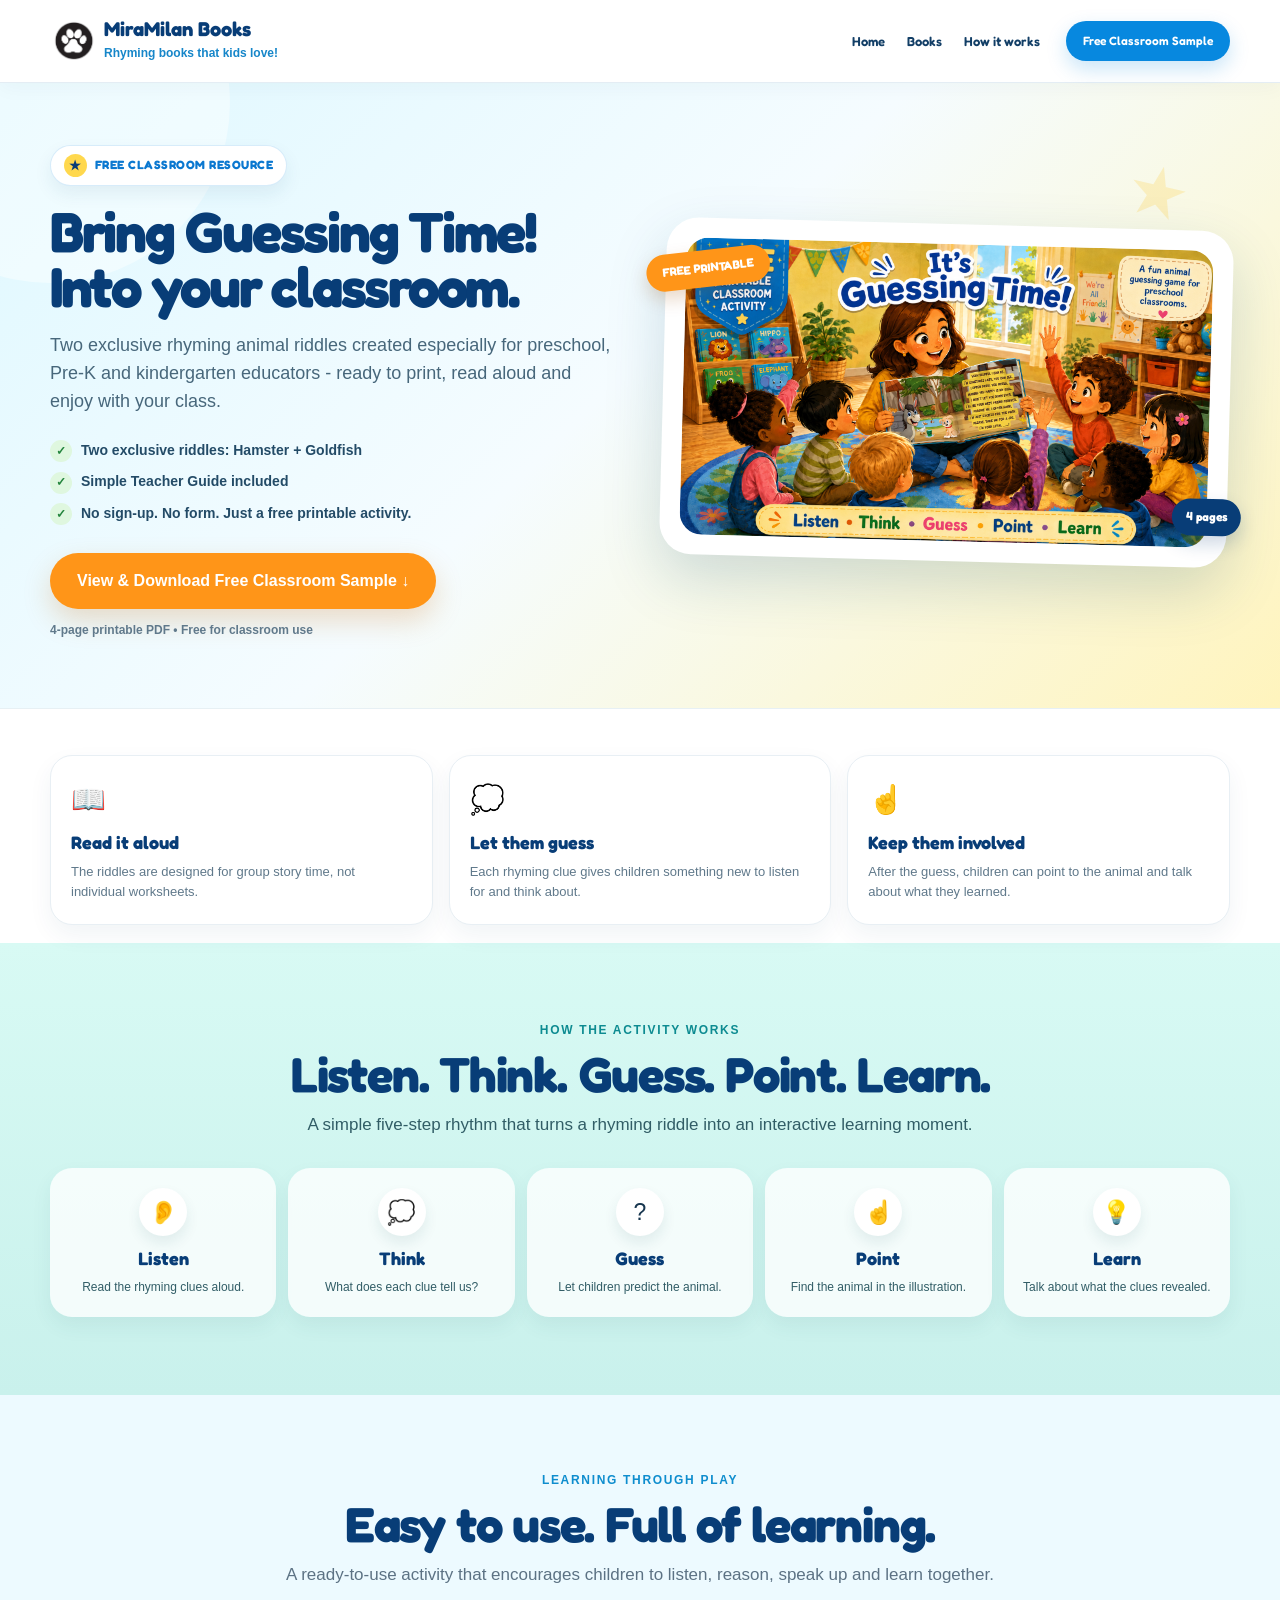
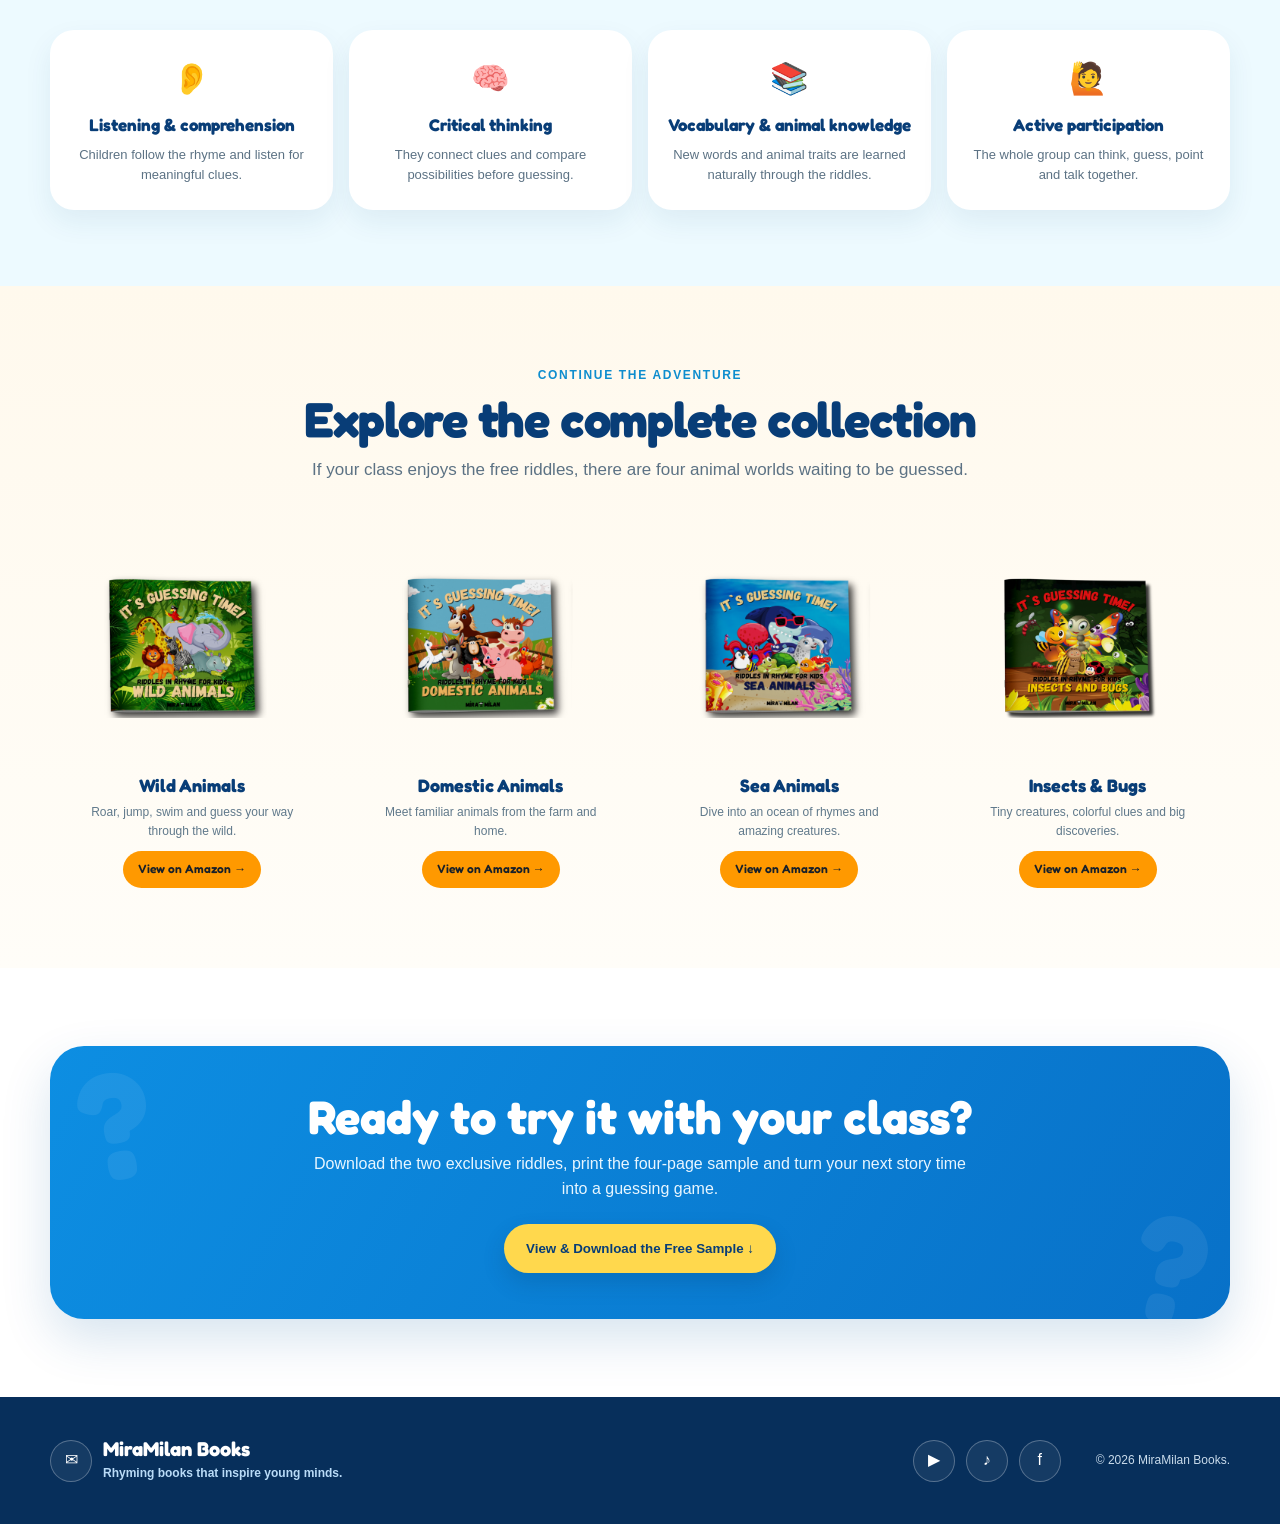
<file: classroom-c/index.html>
<!doctype html>
<html lang="en">
<head>
  <meta charset="utf-8">
  <meta name="viewport" content="width=device-width, initial-scale=1">
  <title>Free Classroom Sample | It’s Guessing Time!</title>
  <meta name="description" content="Download a free printable classroom sample from It’s Guessing Time! with two exclusive rhyming animal riddles and a simple teacher guide.">
  <meta name="theme-color" content="#0788df">
  <meta property="og:title" content="Free Classroom Sample | It’s Guessing Time!">
  <meta property="og:description" content="Two exclusive rhyming animal riddles for Preschool, Pre-K and Kindergarten - free to download and use with your class.">
  <link rel="preconnect" href="https://fonts.googleapis.com">
  <link rel="preconnect" href="https://fonts.gstatic.com" crossorigin>
  <link href="https://fonts.googleapis.com/css2?family=Fredoka:wght@500;600;700&display=swap" rel="stylesheet">
  <link rel="stylesheet" href="/styles.css">
  <style>
    body{background:#fffdf9}
    .site-header .brand{gap:6px}
    .header-logo-link{display:block;flex:0 0 48px;line-height:0;border-radius:50%}
    .header-logo{display:block;width:48px;height:48px;object-fit:contain}
    .brand-home{display:block;color:inherit;text-decoration:none}
    .classroom-nav{display:flex;gap:22px;align-items:center}
    .classroom-nav a{text-decoration:none;font-family:"Fredoka","Trebuchet MS",Arial,sans-serif;font-size:13px;font-weight:600;color:#123e66}
    .classroom-nav a:hover{color:#0788df}

    .classroom-hero{position:relative;overflow:hidden;background:linear-gradient(135deg,#dff8ff 0%,#f5fcff 48%,#fff4bd 100%);padding:62px 0 68px;border-bottom:1px solid #e7f0f4}
    .classroom-hero:before{content:"";position:absolute;width:360px;height:360px;border-radius:50%;background:rgba(255,255,255,.42);left:-130px;top:-160px}
    .classroom-hero:after{content:"★";position:absolute;right:7%;top:9%;font-size:70px;color:rgba(255,190,0,.18);transform:rotate(13deg)}
    .classroom-hero-grid{position:relative;z-index:1;display:grid;grid-template-columns:1fr 1fr;gap:46px;align-items:center}
    .resource-badge{display:inline-flex;align-items:center;gap:8px;background:#fff;color:#0b78d0;border:1px solid rgba(7,136,223,.16);box-shadow:0 8px 18px rgba(20,75,110,.08);padding:8px 13px;border-radius:999px;font-family:"Fredoka","Trebuchet MS",Arial,sans-serif;font-size:12px;font-weight:700;letter-spacing:.04em}
    .resource-badge span{display:inline-grid;place-items:center;width:23px;height:23px;border-radius:50%;background:#ffd84d;color:#083d77;font-size:13px}
    .classroom-hero h1{font-family:"Fredoka","Trebuchet MS",Arial,sans-serif;font-size:clamp(43px,4.4vw,58px);line-height:.98;letter-spacing:-.04em;color:#083d77;margin:18px 0 18px}
    .classroom-hero .lead-copy{font-size:18px;line-height:1.55;color:#47677b;max-width:650px;margin:0 0 24px}
    .hero-points{display:grid;gap:9px;margin:0 0 28px;padding:0;list-style:none}
    .hero-points li{font-weight:800;color:#234b67;font-size:14px}
    .hero-points li:before{content:"✓";display:inline-grid;place-items:center;width:22px;height:22px;border-radius:50%;background:#dff7df;color:#23843c;margin-right:9px;font-size:12px}
    .download-main{background:#ff9518;color:#fff;font-size:16px;min-height:56px;padding:15px 27px;box-shadow:0 12px 28px rgba(202,105,0,.22)}
    .download-main:hover{background:#ef8510}
    .sample-open{border:0;cursor:pointer;font-family:inherit}
    .friction-note{display:block;margin-top:12px;color:#60798b;font-size:12px;font-weight:700}

    .sample-preview{position:relative;max-width:570px;margin-left:auto}
    .sample-card{position:relative;background:#fff;border-radius:32px;padding:18px;box-shadow:0 24px 58px rgba(19,76,109,.18);transform:rotate(1.5deg);border:2px solid rgba(255,255,255,.92)}
    .sample-card img{display:block;width:100%;height:auto;border:0;border-radius:22px;background:#fff}
    .sample-card:before{content:"FREE PRINTABLE";position:absolute;z-index:2;left:-22px;top:30px;background:#ff9518;color:#fff;padding:9px 16px;border-radius:999px;font-family:"Fredoka","Trebuchet MS",Arial,sans-serif;font-size:12px;font-weight:700;box-shadow:0 8px 18px rgba(153,78,0,.22);transform:rotate(-8deg)}
    .sample-card:after{content:"4 pages";position:absolute;right:-16px;bottom:30px;background:#083d77;color:#fff;padding:9px 14px;border-radius:999px;font-family:"Fredoka","Trebuchet MS",Arial,sans-serif;font-size:12px;font-weight:700;box-shadow:0 8px 18px rgba(8,61,119,.2)}

    .quick-value{padding:46px 0 18px;background:#fff}
    .value-strip{display:grid;grid-template-columns:repeat(3,1fr);gap:16px}
    .value-strip article{background:#fff;border:1px solid #e8eff4;border-radius:22px;padding:22px 20px;box-shadow:0 10px 25px rgba(25,72,104,.06)}
    .value-strip b{display:block;font-family:"Fredoka","Trebuchet MS",Arial,sans-serif;color:#083d77;font-size:18px;margin-bottom:5px}
    .value-strip p{margin:0;color:#60798b;font-size:13px}
    .value-icon{font-size:28px;margin-bottom:8px;display:block}

    .classroom-how{padding:78px 0;background:linear-gradient(180deg,#d8faf4,#c9f1ec)}
    .classroom-how .section-head{margin-bottom:30px}
    .classroom-how .section-head p{color:#0d8b91}
    .classroom-how .section-head span{color:#315d66}
    .classroom-steps{display:grid;grid-template-columns:repeat(5,1fr);gap:12px}
    .classroom-steps article{background:rgba(255,255,255,.78);border-radius:22px;padding:20px 14px;text-align:center;box-shadow:0 9px 20px rgba(27,92,97,.07)}
    .classroom-steps i{display:grid;place-items:center;width:48px;height:48px;border-radius:50%;margin:0 auto 9px;background:#fff;font-style:normal;font-size:23px;box-shadow:0 7px 14px rgba(25,80,90,.09)}
    .classroom-steps b{display:block;font-family:"Fredoka","Trebuchet MS",Arial,sans-serif;color:#083d77;font-size:18px}
    .classroom-steps p{font-size:12px;color:#315d66;margin:5px 0 0}

    .teacher-benefits{padding:76px 0;background:#edfaff}
    .benefit-grid{display:grid;grid-template-columns:repeat(4,1fr);gap:16px}
    .benefit-grid article{background:#fff;border-radius:24px;padding:25px 20px;text-align:center;box-shadow:0 12px 28px rgba(21,77,112,.08)}
    .benefit-grid span{font-size:31px}
    .benefit-grid h3{font-family:"Fredoka","Trebuchet MS",Arial,sans-serif;font-size:17px;color:#083d77;margin:9px 0 6px}
    .benefit-grid p{font-size:13px;color:#5c7284;margin:0}

    .collection{padding:80px 0;background:linear-gradient(180deg,#fff9ed,#fffdf8)}
    .classroom-books{display:grid;grid-template-columns:repeat(4,1fr);gap:14px;align-items:start;margin-top:8px}
    .classroom-book{text-align:center}
    .classroom-book img{display:block;width:100%;max-width:285px;height:240px;object-fit:contain;margin:0 auto;transition:.2s}
    .classroom-book a:hover img{transform:translateY(-5px)}
    .classroom-book h3{font-family:"Fredoka","Trebuchet MS",Arial,sans-serif;color:#083d77;font-size:18px;margin:7px 0 3px}
    .classroom-book p{color:#60798b;font-size:12px;min-height:38px;margin:0 auto 10px;max-width:220px}
    .amazon-link{display:inline-flex;background:#ff9900;color:#17202a;text-decoration:none;border-radius:999px;padding:9px 15px;font-family:"Fredoka","Trebuchet MS",Arial,sans-serif;font-size:12px;font-weight:600}

    .final-download{padding:78px 0;background:#fff}
    .final-box{background:linear-gradient(120deg,#0d8ee2,#0871c8);border-radius:34px;padding:46px 42px;text-align:center;color:#fff;box-shadow:0 20px 50px rgba(5,88,157,.16);position:relative;overflow:hidden}
    .final-box:before,.final-box:after{content:"?";position:absolute;font-family:"Fredoka","Trebuchet MS",Arial,sans-serif;font-size:150px;font-weight:700;color:rgba(255,255,255,.07)}
    .final-box:before{left:30px;top:-38px;transform:rotate(-10deg)}
    .final-box:after{right:25px;bottom:-65px;transform:rotate(13deg)}
    .final-box h2{position:relative;z-index:1;font-family:"Fredoka","Trebuchet MS",Arial,sans-serif;font-size:clamp(32px,4vw,47px);line-height:1.05;margin:0 0 11px}
    .final-box p{position:relative;z-index:1;margin:0 auto 22px;max-width:680px;color:#e8f6ff}
    .final-box .button{position:relative;z-index:1;background:#ffd84d;color:#083d77;box-shadow:0 10px 22px rgba(1,50,90,.18)}

    .variant-note{display:none}
    @media(min-width:901px){.classroom-hero h1{white-space:nowrap}}
    @media(max-width:900px){
      .classroom-nav{display:none}
      .classroom-hero-grid{grid-template-columns:1fr;gap:38px}
      .sample-preview{margin:0 auto;max-width:460px}
      .value-strip{grid-template-columns:1fr}
      .classroom-steps{grid-template-columns:repeat(2,1fr)}
      .classroom-steps article:last-child{grid-column:1 / -1}
      .benefit-grid{grid-template-columns:repeat(2,1fr)}
      .classroom-books{grid-template-columns:repeat(2,1fr)}
    }
    @media(max-width:620px){
      .nav-cta{display:none}
      .header-logo-link{flex-basis:42px}.header-logo{width:42px;height:42px}
      .classroom-hero{padding:42px 0 50px}
      .classroom-hero h1{font-size:42px}
      .classroom-hero .lead-copy{font-size:16px}
      .sample-card{padding:12px;border-radius:24px;transform:none}
      .sample-card img{border-radius:16px}
      .sample-card:before{left:-7px;top:18px;font-size:10px;padding:7px 11px}
      .sample-card:after{right:-4px;bottom:18px}
      .classroom-steps{grid-template-columns:1fr}
      .classroom-steps article:last-child{grid-column:auto}
      .benefit-grid{grid-template-columns:1fr}
      .collection{padding:52px 0 50px}
      .collection .section-head{margin-bottom:18px}
      .classroom-books{grid-template-columns:1fr 1fr;gap:12px 8px;margin-top:0}
      .classroom-book img{height:160px}
      .classroom-book h3{margin:3px 0 5px}
      .classroom-book p{display:none}
      .final-box{padding:38px 22px}
      .footer-grid{grid-template-columns:1fr;text-align:center}
    }
  </style>
</head>
<body data-campaign-variant="C">
<a class="skip-link" href="#main">Skip to content</a>
<header class="site-header">
  <div class="wrap nav-wrap">
    <div class="brand">
      <a class="header-logo-link" href="/" aria-label="MiraMilan Books home"><img class="header-logo" src="/miramilan-logo.png.png" alt="MiraMilan Books logo"></a>
      <a class="brand-home" href="/" aria-label="MiraMilan Books home"><span><strong>MiraMilan Books</strong><small>Rhyming books that kids love!</small></span></a>
    </div>
    <nav class="classroom-nav" aria-label="Primary navigation"><a href="/">Home</a><a href="#books">Books</a><a href="#how">How it works</a></nav>
    <a class="nav-cta" href="#final-download">Free Classroom Sample</a>
  </div>
</header>

<main id="main">
  <section class="classroom-hero" id="download">
    <div class="wrap classroom-hero-grid">
      <div>
        <div class="resource-badge"><span>★</span> FREE CLASSROOM RESOURCE</div>
        <h1>Bring Guessing Time!<br>Into your classroom.</h1>
        <p class="lead-copy">Two exclusive rhyming animal riddles created especially for preschool, Pre-K and kindergarten educators - ready to print, read aloud and enjoy with your class.</p>
        <ul class="hero-points">
          <li>Two exclusive riddles: Hamster + Goldfish</li>
          <li>Simple Teacher Guide included</li>
          <li>No sign-up. No form. Just a free printable activity.</li>
        </ul>
        <button class="button download-main sample-open" type="button" data-sample-open data-download-variant="C" data-download-location="hero">View &amp; Download Free Classroom Sample ↓</button>
        <span class="friction-note">4-page printable PDF • Free for classroom use</span>
      </div>
      <div class="sample-preview" aria-label="Preview of the free classroom sample">
        <div class="sample-card"><img src="/email-c-classroom-activity-hd-v2.jpg.png" alt="Preview of the free printable classroom animal guessing activity" width="560" height="315" decoding="async"></div>
      </div>
    </div>
  </section>

  <section class="quick-value">
    <div class="wrap value-strip">
      <article><span class="value-icon">📖</span><b>Read it aloud</b><p>The riddles are designed for group story time, not individual worksheets.</p></article>
      <article><span class="value-icon">💭</span><b>Let them guess</b><p>Each rhyming clue gives children something new to listen for and think about.</p></article>
      <article><span class="value-icon">☝️</span><b>Keep them involved</b><p>After the guess, children can point to the animal and talk about what they learned.</p></article>
    </div>
  </section>

  <section class="classroom-how" id="how">
    <div class="wrap">
      <div class="section-head"><p>HOW THE ACTIVITY WORKS</p><h2>Listen. Think. Guess. Point. Learn.</h2><span>A simple five-step rhythm that turns a rhyming riddle into an interactive learning moment.</span></div>
      <div class="classroom-steps">
        <article><i>👂</i><b>Listen</b><p>Read the rhyming clues aloud.</p></article>
        <article><i>💭</i><b>Think</b><p>What does each clue tell us?</p></article>
        <article><i>?</i><b>Guess</b><p>Let children predict the animal.</p></article>
        <article><i>☝️</i><b>Point</b><p>Find the animal in the illustration.</p></article>
        <article><i>💡</i><b>Learn</b><p>Talk about what the clues revealed.</p></article>
      </div>
    </div>
  </section>

  <section class="teacher-benefits">
    <div class="wrap">
      <div class="section-head"><p>LEARNING THROUGH PLAY</p><h2>Easy to use. Full of learning.</h2><span>A ready-to-use activity that encourages children to listen, reason, speak up and learn together.</span></div>
      <div class="benefit-grid">
        <article><span>👂</span><h3>Listening &amp; comprehension</h3><p>Children follow the rhyme and listen for meaningful clues.</p></article>
        <article><span>🧠</span><h3>Critical thinking</h3><p>They connect clues and compare possibilities before guessing.</p></article>
        <article><span>📚</span><h3>Vocabulary &amp; animal knowledge</h3><p>New words and animal traits are learned naturally through the riddles.</p></article>
        <article><span>🙋</span><h3>Active participation</h3><p>The whole group can think, guess, point and talk together.</p></article>
      </div>
    </div>
  </section>

  <section class="collection" id="books">
    <div class="wrap">
      <div class="section-head"><p>CONTINUE THE ADVENTURE</p><h2>Explore the complete collection</h2><span>If your class enjoys the free riddles, there are four animal worlds waiting to be guessed.</span></div>
      <div class="classroom-books">
        <article class="classroom-book"><a href="https://www.amazon.com/gp/product/8690525009" target="_blank" rel="noopener noreferrer"><img src="/cover-wild-animals.png.png" alt="It's Guessing Time! Wild Animals book"></a><h3>Wild Animals</h3><p>Roar, jump, swim and guess your way through the wild.</p><a class="amazon-link" href="https://www.amazon.com/gp/product/8690525009" target="_blank" rel="noopener noreferrer">View on Amazon →</a></article>
        <article class="classroom-book"><a href="https://www.amazon.com/gp/product/8690525017" target="_blank" rel="noopener noreferrer"><img src="/cover-domestic-animals.png.png" alt="It's Guessing Time! Domestic Animals book"></a><h3>Domestic Animals</h3><p>Meet familiar animals from the farm and home.</p><a class="amazon-link" href="https://www.amazon.com/gp/product/8690525017" target="_blank" rel="noopener noreferrer">View on Amazon →</a></article>
        <article class="classroom-book"><a href="https://www.amazon.com/gp/product/B0CGL25866" target="_blank" rel="noopener noreferrer"><img src="/cover-sea-animals.png.png" alt="It's Guessing Time! Sea Animals book"></a><h3>Sea Animals</h3><p>Dive into an ocean of rhymes and amazing creatures.</p><a class="amazon-link" href="https://www.amazon.com/gp/product/B0CGL25866" target="_blank" rel="noopener noreferrer">View on Amazon →</a></article>
        <article class="classroom-book"><a href="https://www.amazon.com/gp/product/8690525033" target="_blank" rel="noopener noreferrer"><img src="/cover-insects-and-bugs.png.png" alt="It's Guessing Time! Insects and Bugs book"></a><h3>Insects &amp; Bugs</h3><p>Tiny creatures, colorful clues and big discoveries.</p><a class="amazon-link" href="https://www.amazon.com/gp/product/8690525033" target="_blank" rel="noopener noreferrer">View on Amazon →</a></article>
      </div>
    </div>
  </section>

  <section class="final-download" id="final-download">
    <div class="wrap">
      <div class="final-box">
        <h2>Ready to try it with your class?</h2>
        <p>Download the two exclusive riddles, print the four-page sample and turn your next story time into a guessing game.</p>
        <button class="button sample-open" type="button" data-sample-open data-download-variant="C" data-download-location="final">View &amp; Download the Free Sample ↓</button>
      </div>
    </div>
  </section>
</main>

<footer>
  <div class="wrap footer-grid">
    <div class="brand footer-brand"><a class="social-icon footer-mail-icon" href="mailto:miramilanbooks@gmail.com" aria-label="Email MiraMilan Books" title="Email MiraMilan Books">✉</a><span><strong>MiraMilan Books</strong><small>Rhyming books that inspire young minds.</small></span></div>
    <div class="social-links" aria-label="MiraMilan Books social media"><a class="social-icon" href="https://www.youtube.com/@MiraMilanKidsSongs/shorts" target="_blank" rel="noopener noreferrer" aria-label="YouTube">▶</a><a class="social-icon" href="https://www.tiktok.com/@miramilan_kids_songs" target="_blank" rel="noopener noreferrer" aria-label="TikTok">♪</a><a class="social-icon" href="https://www.facebook.com/people/Mira-Milan-Books/61555960477186/" target="_blank" rel="noopener noreferrer" aria-label="Facebook">f</a></div>
    <p>© <span id="year"></span> MiraMilan Books.</p>
  </div>
</footer>
<script>document.querySelector('#year').textContent=new Date().getFullYear();</script>
<script src="/analytics.js" defer></script>
<!-- Campaign variant C. Visual-email test landing page. -->
</body>
</html>
</file>
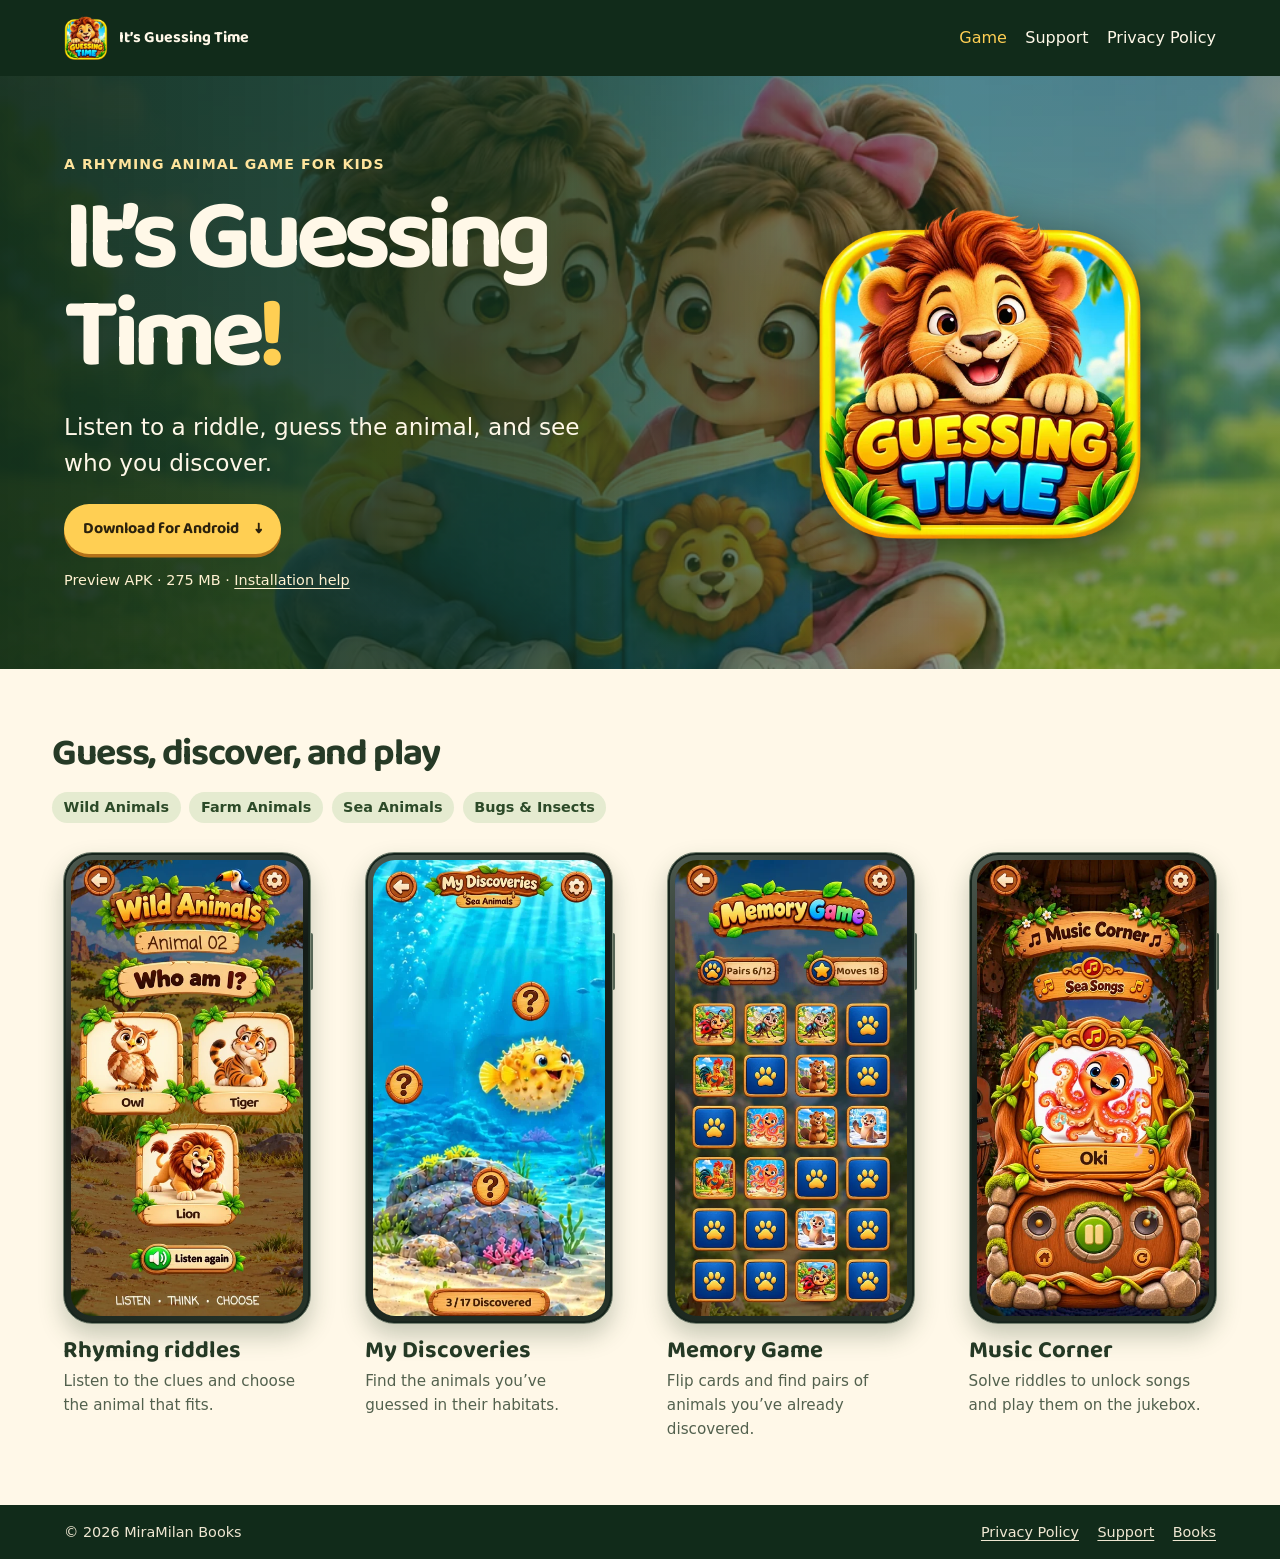
<file: play/index.html>
<!DOCTYPE html>
<html lang="en">
<head>
  <meta charset="utf-8">
  <meta name="viewport" content="width=device-width, initial-scale=1">
  <meta name="theme-color" content="#18351f">
  <meta name="description" content="Listen to rhyming animal riddles, guess the answer, and discover four worlds in the Android preview.">
  <title>It’s Guessing Time | Animal Riddles for Kids</title>
  <link rel="icon" href="assets/lion-icon.webp" type="image/webp">
  <link rel="stylesheet" href="style.css">
</head>
<body>
  <a class="skip" href="#main">Skip to content</a>
  <header class="header">
    <a class="brand" href="./"><img src="assets/lion-icon.webp" width="44" height="44" alt="">It’s Guessing Time</a>
    <nav aria-label="Main navigation"><a href="./" aria-current="page">Game</a><a href="support/">Support</a><a href="privacy/">Privacy Policy</a></nav>
  </header>
  <main id="main">
<section class="hero">
  <div class="hero-copy">
    <p class="eyebrow">A rhyming animal game for kids</p>
    <h1>It’s Guessing<br>Time<span>!</span></h1>
    <p class="intro">Listen to a riddle, guess the animal, and see who you discover.</p>
    <a class="button" href="https://github.com/miramilanbooks-ui/miramilanbooks/releases/download/android-preview-f91f165/application-a25dcaae-c176-4289-a098-122231cf5764.apk">Download for Android <span aria-hidden="true">↓</span></a>
    <p class="download-note">Preview APK · 275 MB · <a href="support/">Installation help</a></p>
  </div>
  <div class="hero-art"><img src="assets/lion-icon.webp" alt="It’s Guessing Time app icon with a smiling lion" width="192" height="192"></div>
</section>
<section class="content features" aria-labelledby="explore">
  <h2 id="explore">Guess, discover, and play</h2>
  <div class="worlds" aria-label="Animal worlds"><span>Wild Animals</span><span>Farm Animals</span><span>Sea Animals</span><span>Bugs &amp; Insects</span></div>
  <div class="game-gallery">
    <figure>
      <div class="phone"><img src="assets/riddles.webp" width="440" height="865" alt="A Wild Animals riddle with owl, tiger, and lion answer cards" loading="lazy" decoding="async"></div>
      <figcaption><h3>Rhyming riddles</h3><p>Listen to the clues and choose the animal that fits.</p></figcaption>
    </figure>
    <figure>
      <div class="phone"><img src="assets/discoveries.webp" width="440" height="865" alt="A discovered pufferfish in the underwater My Discoveries panorama" loading="lazy" decoding="async"></div>
      <figcaption><h3>My Discoveries</h3><p>Find the animals you’ve guessed in their habitats.</p></figcaption>
    </figure>
    <figure>
      <div class="phone"><img src="assets/memory.webp" width="440" height="865" alt="A Memory Game board with animal pairs and face-down paw cards" loading="lazy" decoding="async"></div>
      <figcaption><h3>Memory Game</h3><p>Flip cards and find pairs of animals you’ve already discovered.</p></figcaption>
    </figure>
    <figure>
      <div class="phone"><img src="assets/jukebox.webp" width="440" height="865" alt="Oki the octopus playing a song on the Music Corner jukebox" loading="lazy" decoding="async"></div>
      <figcaption><h3>Music Corner</h3><p>Solve riddles to unlock songs and play them on the jukebox.</p></figcaption>
    </figure>
  </div>
</section>
  </main>
  <footer class="footer"><span>© 2026 MiraMilan Books</span><a href="privacy/">Privacy Policy</a><a href="support/">Support</a><a href="https://miramilanbooks.com/">Books</a></footer>
</body>
</html>
</file>
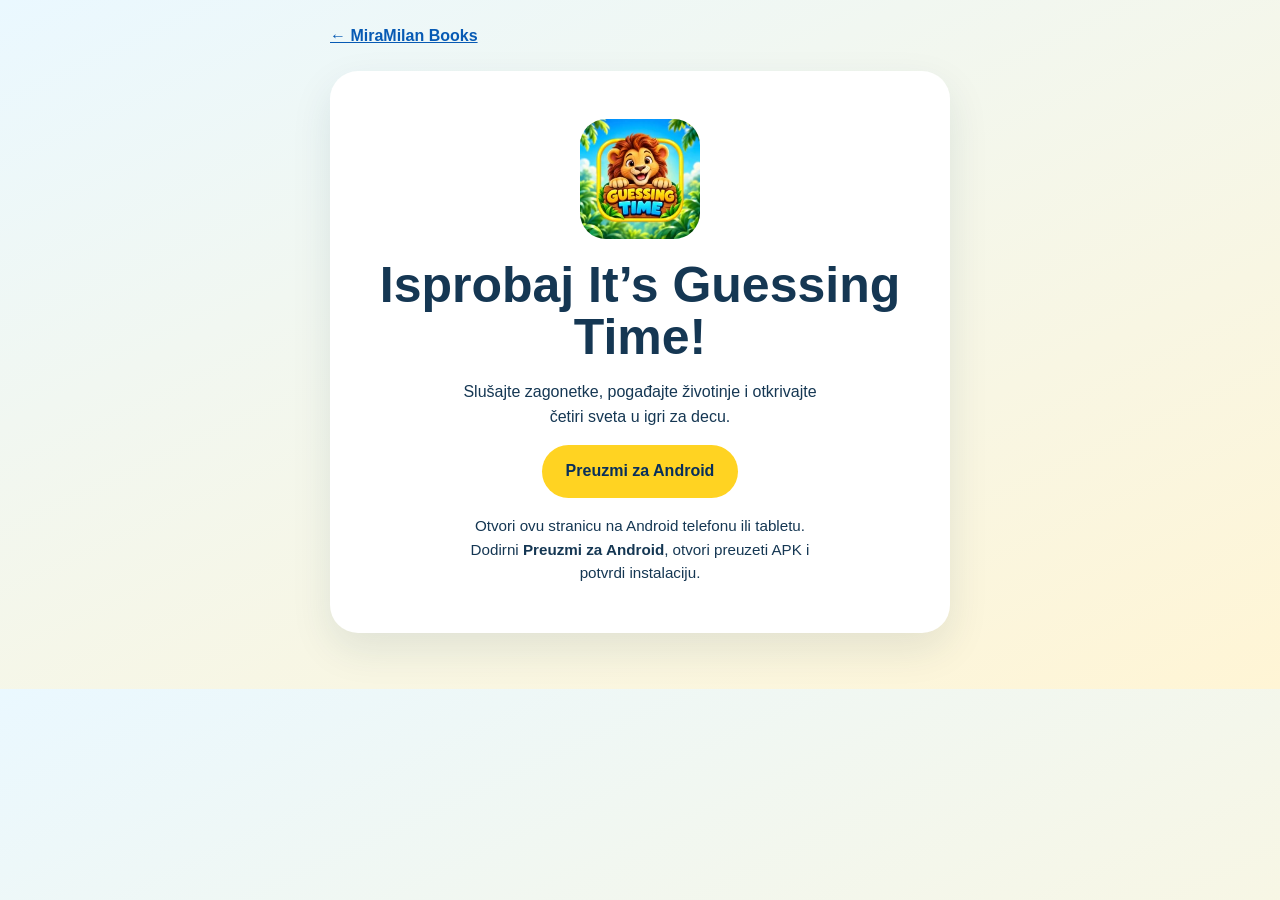
<file: test-igre/index.html>
<!doctype html>
<html lang="sr-Latn">
<head>
  <meta charset="utf-8">
  <meta name="viewport" content="width=device-width, initial-scale=1">
  <meta name="robots" content="noindex">
  <meta name="description" content="Preuzmi testnu Android verziju igre It’s Guessing Time.">
  <title>Isprobaj It’s Guessing Time! | MiraMilan Books</title>
  <link rel="stylesheet" href="/styles.css">
  <style>
    body { margin: 0; background: linear-gradient(155deg, #eaf8ff, #fff5d5); color: #153753; }
    .test-page { width: min(100% - 32px, 620px); margin: auto; padding: 24px 0 56px; }
    .test-back { color: #075ab4; font-weight: 700; }
    .test-card { margin-top: 22px; padding: clamp(24px, 6vw, 48px); background: white; border-radius: 28px; box-shadow: 0 16px 40px #1537531a; text-align: center; }
    .test-icon { display: block; margin: 0 auto 20px; border-radius: 26px; }
    .test-card h1 { font-size: clamp(32px, 7vw, 50px); line-height: 1.05; margin: 0; }
    .test-card p { margin: 16px auto; max-width: 42ch; }
    .test-download { display: inline-block; padding: 14px 24px; border-radius: 999px; background: #ffd322; color: #082f5b; font-weight: 800; text-decoration: none; }
    .test-download:hover { background: #ffdf58; }
    a:focus-visible { outline: 3px solid #075ab4; outline-offset: 4px; }
    .test-card .test-note { font-size: .95rem; margin-bottom: 0; }
  </style>
</head>
<body>
  <main class="test-page">
    <a class="test-back" href="/">← MiraMilan Books</a>
    <section class="test-card" aria-labelledby="test-title">
      <img class="test-icon" src="[data-uri]" width="120" height="120" alt="">
      <h1 id="test-title">Isprobaj It’s Guessing Time!</h1>
      <p>Slušajte zagonetke, pogađajte životinje i otkrivajte četiri sveta u igri za decu.</p>
      <a class="test-download" href="https://github.com/miramilanbooks-ui/miramilanbooks/releases/download/android-preview-f91f165/application-a25dcaae-c176-4289-a098-122231cf5764.apk">Preuzmi za Android</a>
      <p class="test-note">Otvori ovu stranicu na Android telefonu ili tabletu. Dodirni <strong>Preuzmi za Android</strong>, otvori preuzeti APK i potvrdi instalaciju.</p>
    </section>
  </main>
</body>
</html>
</file>
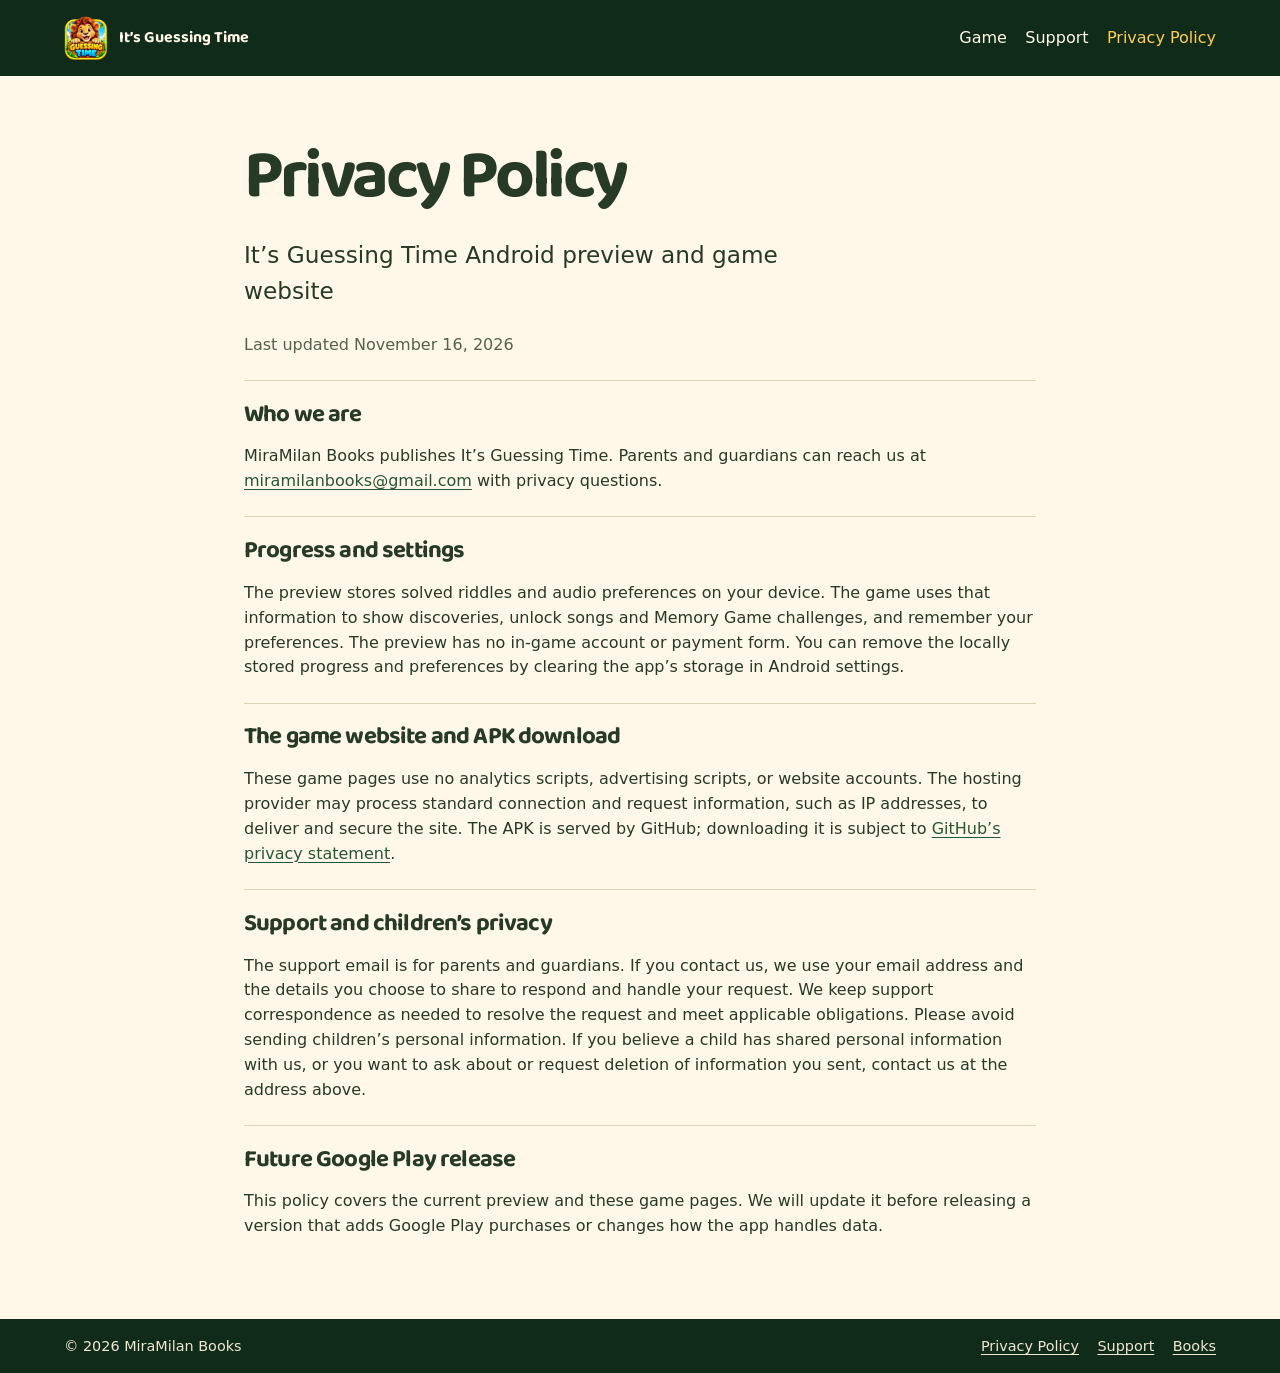
<file: play/privacy/index.html>
<!DOCTYPE html>
<html lang="en">
<head>
  <meta charset="utf-8">
  <meta name="viewport" content="width=device-width, initial-scale=1">
  <meta name="theme-color" content="#18351f">
  <meta name="description" content="Privacy information for the It’s Guessing Time Android preview and game website.">
  <title>Privacy Policy | It’s Guessing Time</title>
  <link rel="icon" href="../assets/lion-icon.webp" type="image/webp">
  <link rel="stylesheet" href="../style.css">
</head>
<body>
  <a class="skip" href="#main">Skip to content</a>
  <header class="header">
    <a class="brand" href="../"><img src="../assets/lion-icon.webp" width="44" height="44" alt="">It’s Guessing Time</a>
    <nav aria-label="Main navigation"><a href="../">Game</a><a href="../support/">Support</a><a href="../privacy/" aria-current="page">Privacy Policy</a></nav>
  </header>
  <main id="main">
<section class="content article">
  <h1>Privacy Policy</h1>
  <p class="intro">It’s Guessing Time Android preview and game website</p>
  <p class="muted">Last updated November 16, 2026</p>
  <section><h2>Who we are</h2><p>MiraMilan Books publishes It’s Guessing Time. Parents and guardians can reach us at <a href="mailto:miramilanbooks@gmail.com">miramilanbooks@gmail.com</a> with privacy questions.</p></section>
  <section><h2>Progress and settings</h2><p>The preview stores solved riddles and audio preferences on your device. The game uses that information to show discoveries, unlock songs and Memory Game challenges, and remember your preferences. The preview has no in-game account or payment form. You can remove the locally stored progress and preferences by clearing the app’s storage in Android settings.</p></section>
  <section><h2>The game website and APK download</h2><p>These game pages use no analytics scripts, advertising scripts, or website accounts. The hosting provider may process standard connection and request information, such as IP addresses, to deliver and secure the site. The APK is served by GitHub; downloading it is subject to <a href="https://docs.github.com/en/site-policy/privacy-policies/github-general-privacy-statement">GitHub’s privacy statement</a>.</p></section>
  <section><h2>Support and children’s privacy</h2><p>The support email is for parents and guardians. If you contact us, we use your email address and the details you choose to share to respond and handle your request. We keep support correspondence as needed to resolve the request and meet applicable obligations. Please avoid sending children’s personal information. If you believe a child has shared personal information with us, or you want to ask about or request deletion of information you sent, contact us at the address above.</p></section>
  <section><h2>Future Google Play release</h2><p>This policy covers the current preview and these game pages. We will update it before releasing a version that adds Google Play purchases or changes how the app handles data.</p></section>
</section>
  </main>
  <footer class="footer"><span>© 2026 MiraMilan Books</span><a href="../privacy/">Privacy Policy</a><a href="../support/">Support</a><a href="https://miramilanbooks.com/">Books</a></footer>
</body>
</html>
</file>
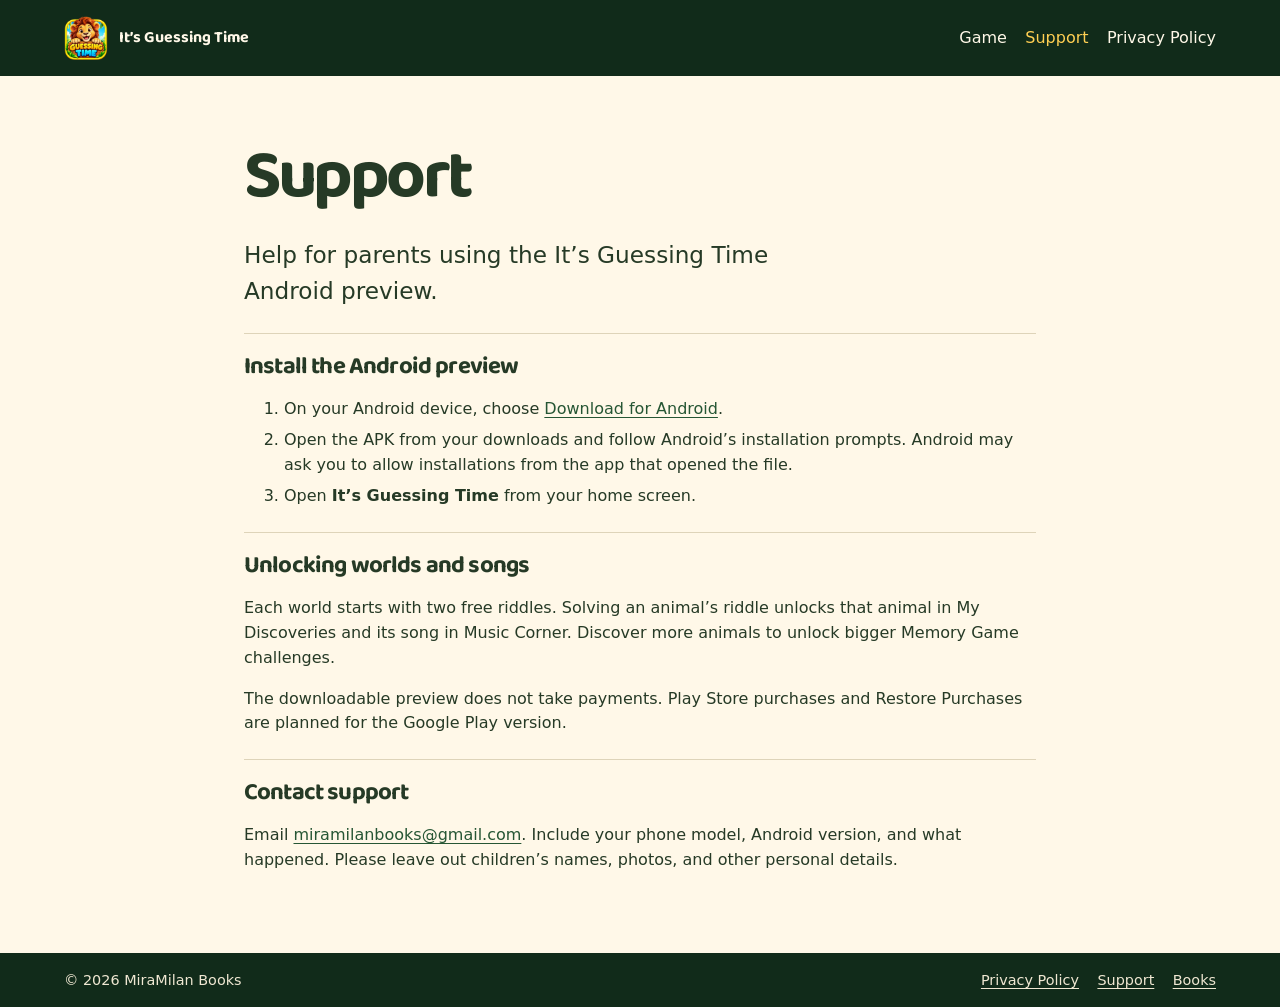
<file: play/support/index.html>
<!DOCTYPE html>
<html lang="en">
<head>
  <meta charset="utf-8">
  <meta name="viewport" content="width=device-width, initial-scale=1">
  <meta name="theme-color" content="#18351f">
  <meta name="description" content="Installation and support for parents using the It’s Guessing Time Android preview.">
  <title>Support | It’s Guessing Time</title>
  <link rel="icon" href="../assets/lion-icon.webp" type="image/webp">
  <link rel="stylesheet" href="../style.css">
</head>
<body>
  <a class="skip" href="#main">Skip to content</a>
  <header class="header">
    <a class="brand" href="../"><img src="../assets/lion-icon.webp" width="44" height="44" alt="">It’s Guessing Time</a>
    <nav aria-label="Main navigation"><a href="../">Game</a><a href="../support/" aria-current="page">Support</a><a href="../privacy/">Privacy Policy</a></nav>
  </header>
  <main id="main">
<section class="content article">
  <h1>Support</h1>
  <p class="intro">Help for parents using the It’s Guessing Time Android preview.</p>
  <section><h2>Install the Android preview</h2><ol><li>On your Android device, choose <a href="https://github.com/miramilanbooks-ui/miramilanbooks/releases/download/android-preview-9451e1bc/application-9451e1bc-11a7-4527-8ab9-a95f7e7e50bd.apk">Download for Android</a>.</li><li>Open the APK from your downloads and follow Android’s installation prompts. Android may ask you to allow installations from the app that opened the file.</li><li>Open <strong>It’s Guessing Time</strong> from your home screen.</li></ol></section>
  <section><h2>Unlocking worlds and songs</h2><p>Each world starts with two free riddles. Solving an animal’s riddle unlocks that animal in My Discoveries and its song in Music Corner. Discover more animals to unlock bigger Memory Game challenges.</p><p>The downloadable preview does not take payments. Play Store purchases and Restore Purchases are planned for the Google Play version.</p></section>
  <section><h2>Contact support</h2><p>Email <a href="mailto:miramilanbooks@gmail.com">miramilanbooks@gmail.com</a>. Include your phone model, Android version, and what happened. Please leave out children’s names, photos, and other personal details.</p></section>
</section>
  </main>
  <footer class="footer"><span>© 2026 MiraMilan Books</span><a href="../privacy/">Privacy Policy</a><a href="../support/">Support</a><a href="https://miramilanbooks.com/">Books</a></footer>
</body>
</html>
</file>
<file: styles.css>
:root{
  --navy:#083d77;
  --blue:#0788df;
  --blue2:#19b6ef;
  --orange:#ff9518;
  --cream:#fffaf0;
  --sky:#eaf8ff;
  --ink:#17364f;
  --muted:#5c7284;
  --yellow:#ffd84d;
  --mint:#c8f3e9;
  --shadow:0 18px 45px rgba(18,55,88,.14)
}
*{box-sizing:border-box}
html{scroll-behavior:smooth;scroll-padding-top:82px}
body{margin:0;font-family:"Trebuchet MS","Segoe UI",Arial,sans-serif;color:var(--ink);line-height:1.55;background:#fff}
a{color:inherit}
.wrap{width:min(1180px,calc(100% - 38px));margin:auto}
.skip-link{position:absolute;left:-9999px}
.skip-link:focus{left:16px;top:16px;z-index:100;background:#fff;padding:10px 14px;border-radius:8px}
.site-header{position:sticky;top:0;z-index:30;background:rgba(255,255,255,.97);backdrop-filter:blur(12px);border-bottom:1px solid #e4edf4;box-shadow:0 4px 20px rgba(20,55,85,.04)}
.nav-wrap{min-height:82px;display:flex;align-items:center;gap:26px}
.brand{display:flex;align-items:center;gap:11px;text-decoration:none;margin-right:auto}
.brand-mark{width:42px;height:42px;display:grid;place-items:center;border-radius:50%;background:var(--yellow);color:var(--navy);font-family:"Fredoka","Trebuchet MS",Arial,sans-serif;font-size:25px;font-weight:700;box-shadow:0 6px 14px rgba(255,189,0,.22)}
.brand strong{display:block;color:var(--navy);font-family:"Fredoka","Trebuchet MS",Arial,sans-serif;font-size:20px;line-height:1;font-weight:700}
.brand small{display:block;color:#1686c9;font-weight:800;margin-top:5px;font-size:12px}
nav{display:flex;gap:23px}
nav a{text-decoration:none;font-family:"Fredoka","Trebuchet MS",Arial,sans-serif;font-size:13px;font-weight:600;color:#123e66;transition:.2s}
nav a:hover{color:var(--blue)}
.nav-cta{background:var(--blue);color:#fff;text-decoration:none;font-family:"Fredoka","Trebuchet MS",Arial,sans-serif;font-weight:600;padding:11px 17px;border-radius:999px;font-size:12px;box-shadow:0 8px 20px rgba(7,136,223,.22);transition:.2s}
.nav-cta:hover{transform:translateY(-1px);background:#0679c9}
.hero{position:relative;min-height:670px;background-color:#118fdd;background-image:url("hero-welcome.png.png");background-size:auto 100%;background-position:right center;background-repeat:no-repeat;overflow:hidden}
.hero-overlay{position:absolute;inset:0;background:linear-gradient(90deg,rgba(4,77,151,.94) 0%,rgba(5,102,187,.82) 27%,rgba(0,114,213,.30) 51%,rgba(0,80,150,.05) 68%,rgba(0,0,0,0) 79%)}
.hero-content{position:relative;z-index:2;min-height:670px;display:flex;align-items:center}
.hero-copy{width:min(570px,50%);padding:42px 0}
.kicker,.eyebrow,.section-head p{font-size:12px;letter-spacing:.14em;font-weight:900;color:#0e8dce;margin:0 0 9px}
.hero .kicker{color:#cfefff}
.hero h1,.hero h2,.section-head h2,.how h2,.sample h2,.book-card h3,.learning-grid h3,.step-list b,.perfect strong{
  font-family:"Fredoka","Trebuchet MS",Arial,sans-serif
}
.hero h1{font-size:clamp(52px,5.5vw,78px);line-height:.94;margin:0;color:#fff;letter-spacing:-.045em;text-shadow:0 3px 14px rgba(0,39,87,.18)}
.hero h2{font-size:clamp(30px,3vw,44px);color:#ffd64c;margin:16px 0 20px;line-height:1.02;text-shadow:0 2px 8px rgba(0,39,87,.16)}
.hero-text{font-size:18px;max-width:540px;color:#f4fbff;margin:0}
.hero-actions{display:flex;gap:12px;flex-wrap:wrap;margin:28px 0 22px}
.button{display:inline-flex;align-items:center;justify-content:center;min-height:49px;padding:12px 22px;border-radius:999px;text-decoration:none;font-family:"Fredoka","Trebuchet MS",Arial,sans-serif;font-weight:600;transition:.2s}
.button:hover{transform:translateY(-2px)}
.primary{background:#087fe6;color:#fff;box-shadow:0 10px 25px rgba(0,64,135,.24)}
.hero .primary{background:#ff9518;color:#fff}
.glass{background:rgba(255,255,255,.16);color:#fff;border:2px solid rgba(255,255,255,.72);backdrop-filter:blur(6px)}
.section{padding:88px 0}
.section-head{text-align:center;max-width:780px;margin:0 auto 42px}
.section-head h2,.how h2,.sample h2{font-size:clamp(34px,4vw,49px);font-weight:700;line-height:1.05;color:var(--navy);margin:5px 0 12px;letter-spacing:-.025em}
.section-head span,.lead{color:var(--muted);font-size:17px}

/* Books */
.books{background:linear-gradient(180deg,#fff9ed 0%,#fffdf8 55%,#fff 100%)}
.book-grid{display:grid;grid-template-columns:repeat(4,1fr);gap:18px;align-items:start}
.book-card{text-align:center;display:flex;flex-direction:column;align-items:center;min-width:0}
.cover-link{display:flex;width:100%;max-width:315px;height:435px;align-items:center;justify-content:center;text-decoration:none;background:transparent}
.book-cover-image{display:block;max-width:100%;max-height:100%;width:auto;height:auto;object-fit:contain;background:transparent;border:0;border-radius:0;box-shadow:none;transition:transform .25s ease}
.cover-link:hover .book-cover-image{transform:translateY(-7px) scale(1.015)}
.book-card h3{margin:16px 0 5px;color:var(--navy);font-size:21px;font-weight:700}
.book-card p{margin:0;max-width:250px;color:var(--muted);font-size:13px;min-height:42px}
.book-buy{display:inline-flex;margin-top:15px;padding:9px 17px;border-radius:999px;background:#ff9900;color:#17202a;text-decoration:none;font-family:"Fredoka","Trebuchet MS",Arial,sans-serif;font-size:13px;font-weight:600;box-shadow:0 7px 16px rgba(105,70,15,.13);transition:.2s}
.book-buy:hover{transform:translateY(-2px);box-shadow:0 10px 22px rgba(105,70,15,.2)}

/* How it works */
.how{background:linear-gradient(180deg,#d8faf4 0%,#c9f1ec 100%);position:relative;overflow:hidden}
.how:before,.how:after{content:"";position:absolute;border-radius:50%;background:rgba(255,255,255,.28);pointer-events:none}
.how:before{width:280px;height:280px;left:-100px;top:-90px}
.how:after{width:360px;height:360px;right:-150px;bottom:-170px}
.how-playful{position:relative;z-index:1;display:grid;grid-template-columns:.88fr 1.12fr;gap:54px;align-items:center}
.how-intro h2{max-width:470px;margin-bottom:14px}
.how-intro .lead{max-width:470px;color:#315d66}
.how-scene{margin-top:26px;position:relative;min-height:220px;background:linear-gradient(145deg,#fff7d8,#fffef7);border:3px solid #3aaec4;border-radius:26px;padding:28px 24px 24px 126px;box-shadow:0 16px 35px rgba(25,105,117,.13);overflow:hidden}
.book-emoji{position:absolute;left:22px;bottom:28px;font-size:80px;filter:drop-shadow(0 8px 8px rgba(30,70,80,.16))}
.scene-riddle small{display:block;font-family:"Fredoka","Trebuchet MS",Arial,sans-serif;font-size:11px;font-weight:700;letter-spacing:.12em;color:#d56b16}
.scene-riddle p{font-family:"Fredoka","Trebuchet MS",Arial,sans-serif;font-size:20px;line-height:1.22;color:#163d58;margin:10px 0 0}
.scene-riddle strong{position:absolute;right:24px;bottom:22px;width:56px;height:56px;display:grid;place-items:center;border-radius:50%;background:#ff9b20;color:#fff;font-family:"Fredoka","Trebuchet MS",Arial,sans-serif;font-size:34px;box-shadow:0 9px 18px rgba(214,101,20,.22)}
.scene-tools{position:absolute;left:34px;top:22px;font-size:25px;transform:rotate(-9deg)}
.playful-steps{display:grid;gap:8px}
.playful-steps article{display:grid;grid-template-columns:58px 46px 1fr;align-items:center;background:rgba(255,255,255,.7);border:0;border-bottom:1px solid rgba(7,107,116,.22);border-radius:0;padding:12px 8px;box-shadow:none;transition:.2s}
.playful-steps article:hover{transform:translateX(5px);background:rgba(255,255,255,.9)}
.step-icon{width:46px;height:46px;border-radius:50%;display:grid;place-items:center;font-size:24px;box-shadow:0 8px 16px rgba(24,90,105,.12)}
.step-icon.listen{background:#47b9db}
.step-icon.think{background:#49b83f}
.step-icon.guess{background:#ff8a21;color:#fff;font-family:"Fredoka","Trebuchet MS",Arial,sans-serif;font-weight:700;font-size:28px}
.step-icon.point{background:#825cc8}
.step-icon.learn{background:#1aa39c}
.playful-steps i{font-style:normal;font-family:"Fredoka","Trebuchet MS",Arial,sans-serif;font-size:16px;color:#ff6f3c;font-weight:700}
.playful-steps b{font-size:18px;color:var(--navy);font-weight:700}
.playful-steps p{margin:1px 0;color:#315d66;font-size:13px}

/* Learning */
.learning{background:linear-gradient(180deg,#edfaff 0%,#dcf5ff 100%)}
.learning-grid{display:grid;grid-template-columns:repeat(4,1fr);gap:18px}
.learning-grid article{border-radius:28px;padding:30px 23px 28px;text-align:center;border:2px solid rgba(255,255,255,.9);box-shadow:0 15px 34px rgba(22,80,111,.10);transition:.22s}
.learning-grid article:nth-child(1){background:linear-gradient(145deg,#e7f8ff,#d9f1ff)}
.learning-grid article:nth-child(2){background:linear-gradient(145deg,#eefbe8,#dcf5d2)}
.learning-grid article:nth-child(3){background:linear-gradient(145deg,#fff7d8,#ffefb8)}
.learning-grid article:nth-child(4){background:linear-gradient(145deg,#f7ebff,#ead7ff)}
.learning-grid article:hover{transform:translateY(-5px)}
.learning-icon{width:62px;height:62px;border-radius:20px;display:grid;place-items:center;margin:0 auto 12px;background:#fff;color:#087fc9;font-size:30px;box-shadow:0 8px 18px rgba(22,55,83,.10)}
.learning-grid h3{font-size:18px;color:var(--navy);margin:10px 0 8px;font-weight:700}
.learning-grid p{font-size:14px;color:#46667b;margin-bottom:0}
.perfect{margin-top:30px;background:#fff8d8;border:2px solid #f1cf66;border-radius:24px;padding:18px 25px;display:flex;align-items:center;justify-content:center;gap:13px 24px;flex-wrap:wrap;box-shadow:0 10px 24px rgba(121,91,20,.06)}
.perfect strong{color:var(--navy);font-size:20px;font-weight:700}
.perfect span{font-weight:850;font-size:13px}
.perfect span:before{content:"✓";color:#219653;margin-right:6px}

/* Sample */
.sample{background:#fffdf9}
.sample-box{position:relative;overflow:hidden;background:linear-gradient(120deg,#dff8ff 0%,#fff4bd 100%);border-radius:36px;padding:50px 54px;display:grid;grid-template-columns:1.45fr .55fr;align-items:center;gap:45px;box-shadow:0 20px 55px rgba(16,71,104,.10);border:2px solid rgba(255,255,255,.85)}
.sample-box:before{content:"★";position:absolute;right:34%;top:28px;font-size:42px;color:rgba(255,196,0,.22);transform:rotate(-10deg)}
.sample-box p{color:#4f6b7c;max-width:680px}
.sample-tags{display:flex;gap:9px;flex-wrap:wrap}
.sample-tags span{background:#fff;padding:9px 13px;border-radius:999px;font-size:12px;font-weight:850;box-shadow:0 5px 13px rgba(22,55,83,.06)}
.sample-action{text-align:center}
.sample-sheet{position:relative;margin:0 auto 18px;background:linear-gradient(160deg,#ef3131,#d81919);color:#fff;width:164px;min-height:170px;padding:22px 9px 27px;border-radius:24px 24px 42px 42px;display:flex;flex-direction:column;justify-content:center;line-height:1.02;box-shadow:0 14px 28px rgba(120,20,20,.18);font-family:"Fredoka","Trebuchet MS",Arial,sans-serif}
.sample-sheet small{font-size:19px;font-weight:700}
.sample-sheet b{color:#ffe34f;font-size:22px}
.sample-sheet strong{font-size:18px}
.sample-sheet em{position:absolute;right:14px;top:12px;font-style:normal;color:#ffe34f;font-size:18px}

/* Footer */
footer{background:#072f5b;color:#fff;padding:42px 0}
.footer-grid{display:grid;grid-template-columns:1fr auto auto;gap:35px;align-items:center}
.footer-brand{margin:0}
.footer-brand strong{color:#fff}
.footer-brand small{color:#b9dbf7}
.footer-brand .brand-mark{width:38px;height:38px}
.social-links{display:flex;gap:11px;align-items:center;justify-content:center}
.social-icon{width:42px;height:42px;border-radius:50%;display:grid;place-items:center;color:#fff;border:1px solid rgba(255,255,255,.28);background:rgba(255,255,255,.06);transition:.2s;text-decoration:none}
.social-icon svg{width:22px;height:22px;display:block}
.social-icon:hover{transform:translateY(-3px);background:#fff;color:#082f5c;box-shadow:0 8px 18px rgba(0,0,0,.16)}
.footer-grid p{font-size:12px;color:#c9dbeb;margin:0}

@media(max-width:1000px){
  nav{display:none}
  .hero{background-size:auto 100%;background-position:70% center}
  .hero-overlay{background:linear-gradient(90deg,rgba(4,77,151,.94),rgba(5,103,188,.68) 54%,rgba(0,80,150,.12) 100%)}
  .hero-copy{width:60%}
  .book-grid,.learning-grid{grid-template-columns:repeat(2,1fr)}
  .cover-link{max-width:330px;height:440px}
  .how-playful{grid-template-columns:1fr;gap:38px}
  .how-intro{max-width:720px;margin:auto}
  .playful-steps{max-width:760px;width:100%;margin:auto}
  .sample-box{grid-template-columns:1fr}
  .footer-grid{grid-template-columns:1fr;text-align:left}
  .social-links{justify-content:flex-start}
}

@media(max-width:680px){
  .wrap{width:min(100% - 28px,1180px)}
  .nav-wrap{min-height:72px}
  .brand strong{font-size:18px}
  .brand small{display:none}
  .nav-cta{display:none}
  .brand-mark{width:36px;height:36px;font-size:21px}
  .hero{min-height:660px;background-size:auto 100%;background-position:65% center}
  .hero-overlay{background:linear-gradient(180deg,rgba(5,77,147,.94) 0%,rgba(5,90,162,.88) 49%,rgba(4,72,132,.42) 74%,rgba(4,65,120,.16) 100%)}
  .hero-content{min-height:660px;align-items:flex-start}
  .hero-copy{width:100%;padding-top:74px;max-width:520px}
  .hero h1{font-size:50px;max-width:360px}
  .hero h2{font-size:30px;max-width:360px}
  .hero-text{font-size:16px;max-width:430px}
  .hero-actions{margin-top:22px}
  .hero-actions .button{width:100%;max-width:310px}
  .section{padding:66px 0}
  .book-grid,.learning-grid{grid-template-columns:1fr}
  .book-card{max-width:360px;margin:auto}
  .cover-link{max-width:330px;height:445px}
  .book-card p{min-height:0}
  .how-scene{padding:112px 22px 24px;min-height:300px}
  .book-emoji{left:24px;top:22px;bottom:auto;font-size:70px}
  .scene-tools{left:108px;top:35px}
  .playful-steps article{grid-template-columns:52px 38px 1fr;padding:11px 4px}
  .step-icon{width:42px;height:42px;font-size:21px}
  .sample-box{padding:34px 23px}
  .perfect{justify-content:flex-start}
  .section-head h2,.how h2,.sample h2{font-size:36px}
  .footer-grid{gap:22px}
}
</file>
<file: play/style.css>
@font-face{font-family:"Baloo 2";src:url("assets/baloo2-bold.ttf") format("truetype");font-weight:700;font-display:swap}
:root{color-scheme:light;--forest:#18351f;--deep:#112b1a;--cream:#fff8e8;--ink:#263a26;--muted:#53614e;--gold:#ffcf53;--line:#ded4b9;font-family:"Trebuchet MS",system-ui,sans-serif}
*{box-sizing:border-box}body{margin:0;background:var(--cream);color:var(--ink);line-height:1.55}a{color:inherit;text-underline-offset:.18em}a:focus-visible{outline:3px solid #ab622a;outline-offset:4px}.skip{position:absolute;top:0;left:1rem;transform:translateY(-130%);background:white;padding:.5rem;z-index:4}.skip:focus{transform:none}
.header,.footer{display:flex;align-items:center;gap:1.2rem;padding:1rem max(1.25rem,calc((100% - 72rem)/2));background:var(--deep);color:var(--cream)}.header{justify-content:space-between}.brand{display:inline-flex;align-items:center;gap:.7rem;text-decoration:none;white-space:nowrap;font-weight:900}.brand img{object-fit:contain}.header nav,.footer{display:flex;flex-wrap:wrap;gap:.7rem 1.15rem}.header nav a{padding:.25rem 0;text-decoration:none}.header nav a[aria-current],.header nav a:hover{color:var(--gold)}.footer{color:#efe7d2;font-size:.9rem}.footer span{margin-right:auto}
.hero{min-height:35rem;padding:4rem max(1.25rem,calc((100% - 72rem)/2));display:grid;grid-template-columns:1.16fr .84fr;align-items:center;gap:2rem;background:linear-gradient(90deg,#102b18f0 0%,#14361fce 42%,#163c2180 74%,#18351f84),url("assets/meadow.webp") center 47%/cover;color:var(--cream)}.eyebrow{font-size:.88rem;color:#ffe49c;font-weight:800;letter-spacing:.075em;text-transform:uppercase}.hero h1{margin:.2rem 0;font-size:clamp(3.15rem,7.8vw,7rem);line-height:.98;letter-spacing:-.065em;font-weight:700}h1,h2,h3,.brand,.button{font-family:"Baloo 2",system-ui,sans-serif;font-weight:700}.hero h1 span{color:var(--gold)}.intro{font-size:clamp(1.12rem,2.3vw,1.45rem);max-width:34rem}.hero-art{display:grid;place-items:center}.hero-art img{width:min(100%,21rem);height:auto;filter:drop-shadow(0 1rem 1.65rem #09190eab)}.button{display:inline-flex;gap:1rem;align-items:center;padding:.8rem 1.2rem;border-radius:2rem;background:var(--gold);color:#2b220d;text-decoration:none;font-weight:900;box-shadow:0 .22rem 0 #b47219}.button:hover{background:#ffe285}.download-note{font-size:.9rem;color:#fff1d1}
.content{max-width:76rem;margin:auto;padding:clamp(1.5rem,5vw,4rem) 1.25rem}.content h2{margin:0 0 .65rem;font-size:clamp(1.55rem,3vw,2.35rem);line-height:1.12;letter-spacing:-.035em}.worlds{display:flex;flex-wrap:wrap;gap:.55rem;margin:1rem 0 1.35rem}.worlds span{padding:.3rem .72rem;border-radius:2rem;background:#e5ebd0;color:#2c4a28;font-weight:800;font-size:.9rem}.article{max-width:52rem}.article h1{margin:0;font-size:clamp(2.5rem,7vw,4.3rem);line-height:1.08;letter-spacing:-.05em}.article section{border-top:1px solid var(--line);padding-top:1.3rem;margin-top:1.4rem}.article section h2{font-size:1.5rem}.article li+li{margin-top:.4rem}.article a{color:#265634;overflow-wrap:anywhere}.muted{color:var(--muted)}
@media(max-width:720px){.header{align-items:flex-start;flex-direction:column;gap:.35rem}.hero{min-height:auto;grid-template-columns:1fr;padding-top:2.3rem;padding-bottom:2.5rem;gap:1rem;background-position:center}.hero-art{order:-1;justify-content:start}.hero-art img{width:7rem}.footer span{width:100%}}
@media(max-width:350px){.hero h1{font-size:2.85rem}}

.game-gallery{display:grid;grid-template-columns:repeat(4,minmax(0,1fr));gap:clamp(.8rem,2.4vw,2rem);margin-top:1.8rem}
.game-gallery figure{min-width:0;margin:0}
.phone{position:relative;width:min(100%,15.5rem);margin-inline:auto;padding:7px;border:1px solid #788473;border-radius:clamp(17px,3vw,29px);background:linear-gradient(145deg,#4d5a50,#131b16 40%,#26342a);box-shadow:0 12px 23px #253f2440,inset 0 0 0 2px #17251d}
.phone::before{position:absolute;top:17%;right:-3px;width:2px;height:12%;border-radius:0 2px 2px 0;background:#576656;content:""}
.phone img{display:block;width:100%;height:auto;border-radius:clamp(11px,2.25vw,22px);background:#233627}
.game-gallery figcaption{max-width:15.5rem;margin:.8rem auto 0}
.game-gallery h3{margin:0;font-size:clamp(1.16rem,2.4vw,1.5rem);line-height:1.15}
.game-gallery p{margin:.36rem 0 0;color:var(--muted);font-size:.95rem}
@media(max-width:720px){.game-gallery{grid-template-columns:repeat(2,minmax(0,1fr));row-gap:1.4rem}.phone{padding:5px}}
</file>
